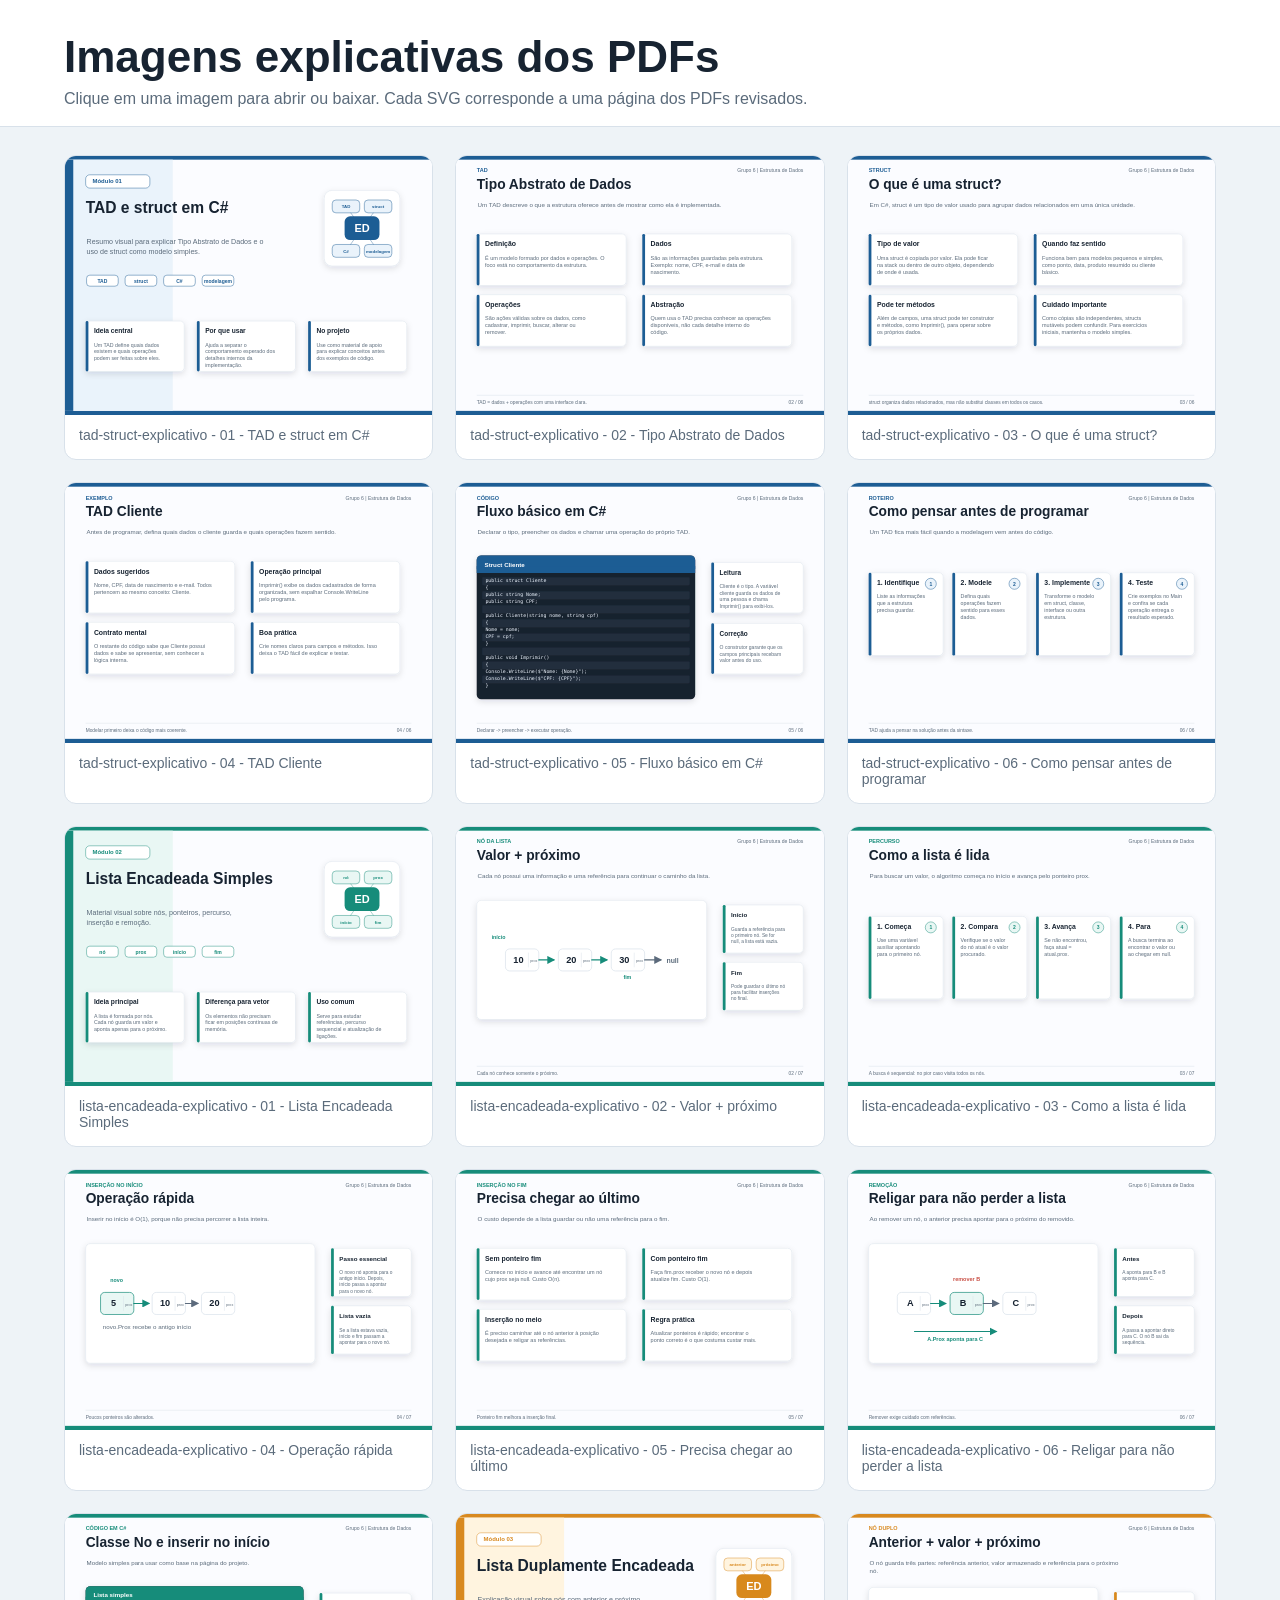
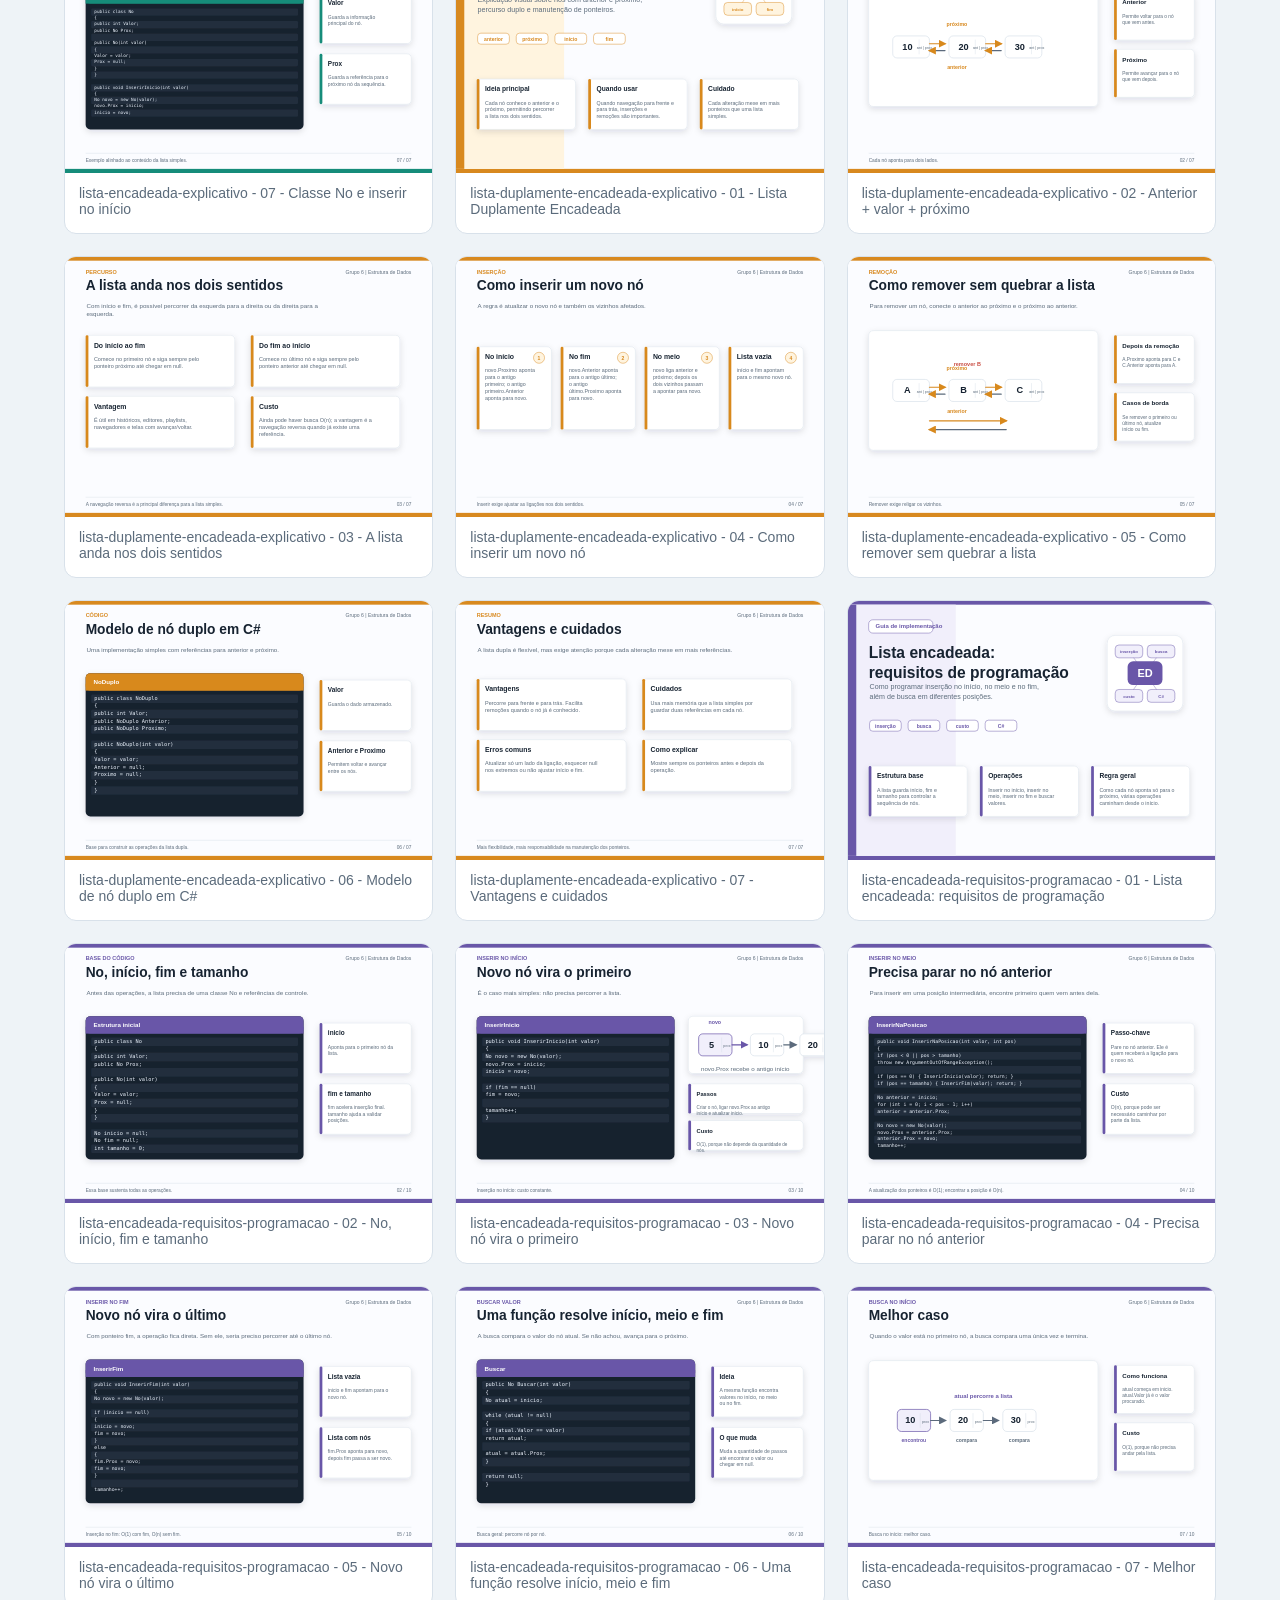
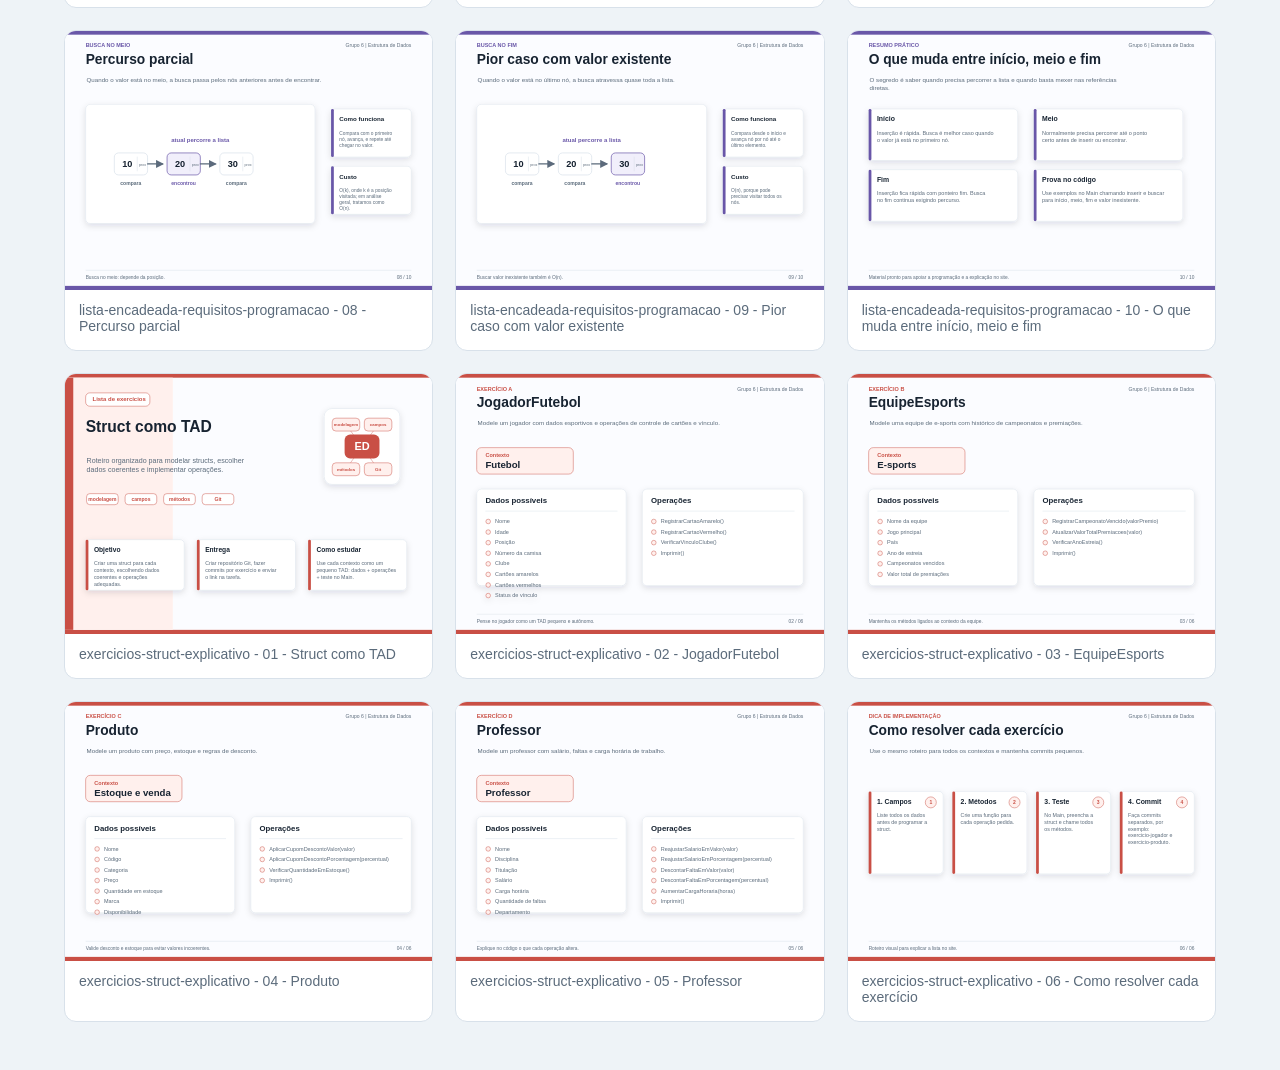
<file: docs/imagens-pdfs/index.html>
<!doctype html>
<html lang="pt-BR">
<head>
  <meta charset="utf-8">
  <meta name="viewport" content="width=device-width, initial-scale=1">
  <title>Imagens dos PDFs - Grupo 6</title>
  <style>
    body { margin: 0; font-family: Segoe UI, Arial, sans-serif; background: #eef3f7; color: #172331; }
    header { padding: 32px 5vw 18px; background: #fff; border-bottom: 1px solid #d8e1ea; }
    h1 { margin: 0 0 8px; font-size: clamp(28px, 4vw, 44px); }
    p { margin: 0; color: #5b6b7b; }
    main { display: grid; grid-template-columns: repeat(auto-fit, minmax(280px, 1fr)); gap: 22px; padding: 28px 5vw 48px; }
    article { background: #fff; border: 1px solid #d8e1ea; border-radius: 12px; overflow: hidden; }
    img { display: block; width: 100%; height: auto; background: #fbfcff; }
    article p { padding: 12px 14px 16px; font-size: 14px; }
    a { display: block; }
  </style>
</head>
<body>
  <header>
    <h1>Imagens explicativas dos PDFs</h1>
    <p>Clique em uma imagem para abrir ou baixar. Cada SVG corresponde a uma página dos PDFs revisados.</p>
  </header>
  <main>
    <article>
      <a href="tad-struct-explicativo/01-tad-e-struct-em-c.svg" download><img src="tad-struct-explicativo/01-tad-e-struct-em-c.svg" alt="TAD e struct em C#"></a>
      <p>tad-struct-explicativo - 01 - TAD e struct em C#</p>
    </article>
<article>
      <a href="tad-struct-explicativo/02-tipo-abstrato-de-dados.svg" download><img src="tad-struct-explicativo/02-tipo-abstrato-de-dados.svg" alt="Tipo Abstrato de Dados"></a>
      <p>tad-struct-explicativo - 02 - Tipo Abstrato de Dados</p>
    </article>
<article>
      <a href="tad-struct-explicativo/03-o-que-e-uma-struct.svg" download><img src="tad-struct-explicativo/03-o-que-e-uma-struct.svg" alt="O que é uma struct?"></a>
      <p>tad-struct-explicativo - 03 - O que é uma struct?</p>
    </article>
<article>
      <a href="tad-struct-explicativo/04-tad-cliente.svg" download><img src="tad-struct-explicativo/04-tad-cliente.svg" alt="TAD Cliente"></a>
      <p>tad-struct-explicativo - 04 - TAD Cliente</p>
    </article>
<article>
      <a href="tad-struct-explicativo/05-fluxo-basico-em-c.svg" download><img src="tad-struct-explicativo/05-fluxo-basico-em-c.svg" alt="Fluxo básico em C#"></a>
      <p>tad-struct-explicativo - 05 - Fluxo básico em C#</p>
    </article>
<article>
      <a href="tad-struct-explicativo/06-como-pensar-antes-de-programar.svg" download><img src="tad-struct-explicativo/06-como-pensar-antes-de-programar.svg" alt="Como pensar antes de programar"></a>
      <p>tad-struct-explicativo - 06 - Como pensar antes de programar</p>
    </article>
<article>
      <a href="lista-encadeada-explicativo/01-lista-encadeada-simples.svg" download><img src="lista-encadeada-explicativo/01-lista-encadeada-simples.svg" alt="Lista Encadeada Simples"></a>
      <p>lista-encadeada-explicativo - 01 - Lista Encadeada Simples</p>
    </article>
<article>
      <a href="lista-encadeada-explicativo/02-valor-proximo.svg" download><img src="lista-encadeada-explicativo/02-valor-proximo.svg" alt="Valor + próximo"></a>
      <p>lista-encadeada-explicativo - 02 - Valor + próximo</p>
    </article>
<article>
      <a href="lista-encadeada-explicativo/03-como-a-lista-e-lida.svg" download><img src="lista-encadeada-explicativo/03-como-a-lista-e-lida.svg" alt="Como a lista é lida"></a>
      <p>lista-encadeada-explicativo - 03 - Como a lista é lida</p>
    </article>
<article>
      <a href="lista-encadeada-explicativo/04-operacao-rapida.svg" download><img src="lista-encadeada-explicativo/04-operacao-rapida.svg" alt="Operação rápida"></a>
      <p>lista-encadeada-explicativo - 04 - Operação rápida</p>
    </article>
<article>
      <a href="lista-encadeada-explicativo/05-precisa-chegar-ao-ultimo.svg" download><img src="lista-encadeada-explicativo/05-precisa-chegar-ao-ultimo.svg" alt="Precisa chegar ao último"></a>
      <p>lista-encadeada-explicativo - 05 - Precisa chegar ao último</p>
    </article>
<article>
      <a href="lista-encadeada-explicativo/06-religar-para-nao-perder-a-lista.svg" download><img src="lista-encadeada-explicativo/06-religar-para-nao-perder-a-lista.svg" alt="Religar para não perder a lista"></a>
      <p>lista-encadeada-explicativo - 06 - Religar para não perder a lista</p>
    </article>
<article>
      <a href="lista-encadeada-explicativo/07-classe-no-e-inserir-no-inicio.svg" download><img src="lista-encadeada-explicativo/07-classe-no-e-inserir-no-inicio.svg" alt="Classe No e inserir no início"></a>
      <p>lista-encadeada-explicativo - 07 - Classe No e inserir no início</p>
    </article>
<article>
      <a href="lista-duplamente-encadeada-explicativo/01-lista-duplamente-encadeada.svg" download><img src="lista-duplamente-encadeada-explicativo/01-lista-duplamente-encadeada.svg" alt="Lista Duplamente Encadeada"></a>
      <p>lista-duplamente-encadeada-explicativo - 01 - Lista Duplamente Encadeada</p>
    </article>
<article>
      <a href="lista-duplamente-encadeada-explicativo/02-anterior-valor-proximo.svg" download><img src="lista-duplamente-encadeada-explicativo/02-anterior-valor-proximo.svg" alt="Anterior + valor + próximo"></a>
      <p>lista-duplamente-encadeada-explicativo - 02 - Anterior + valor + próximo</p>
    </article>
<article>
      <a href="lista-duplamente-encadeada-explicativo/03-a-lista-anda-nos-dois-sentidos.svg" download><img src="lista-duplamente-encadeada-explicativo/03-a-lista-anda-nos-dois-sentidos.svg" alt="A lista anda nos dois sentidos"></a>
      <p>lista-duplamente-encadeada-explicativo - 03 - A lista anda nos dois sentidos</p>
    </article>
<article>
      <a href="lista-duplamente-encadeada-explicativo/04-como-inserir-um-novo-no.svg" download><img src="lista-duplamente-encadeada-explicativo/04-como-inserir-um-novo-no.svg" alt="Como inserir um novo nó"></a>
      <p>lista-duplamente-encadeada-explicativo - 04 - Como inserir um novo nó</p>
    </article>
<article>
      <a href="lista-duplamente-encadeada-explicativo/05-como-remover-sem-quebrar-a-lista.svg" download><img src="lista-duplamente-encadeada-explicativo/05-como-remover-sem-quebrar-a-lista.svg" alt="Como remover sem quebrar a lista"></a>
      <p>lista-duplamente-encadeada-explicativo - 05 - Como remover sem quebrar a lista</p>
    </article>
<article>
      <a href="lista-duplamente-encadeada-explicativo/06-modelo-de-no-duplo-em-c.svg" download><img src="lista-duplamente-encadeada-explicativo/06-modelo-de-no-duplo-em-c.svg" alt="Modelo de nó duplo em C#"></a>
      <p>lista-duplamente-encadeada-explicativo - 06 - Modelo de nó duplo em C#</p>
    </article>
<article>
      <a href="lista-duplamente-encadeada-explicativo/07-vantagens-e-cuidados.svg" download><img src="lista-duplamente-encadeada-explicativo/07-vantagens-e-cuidados.svg" alt="Vantagens e cuidados"></a>
      <p>lista-duplamente-encadeada-explicativo - 07 - Vantagens e cuidados</p>
    </article>
<article>
      <a href="lista-encadeada-requisitos-programacao/01-lista-encadeada-requisitos-de-programacao.svg" download><img src="lista-encadeada-requisitos-programacao/01-lista-encadeada-requisitos-de-programacao.svg" alt="Lista encadeada: requisitos de programação"></a>
      <p>lista-encadeada-requisitos-programacao - 01 - Lista encadeada: requisitos de programação</p>
    </article>
<article>
      <a href="lista-encadeada-requisitos-programacao/02-no-inicio-fim-e-tamanho.svg" download><img src="lista-encadeada-requisitos-programacao/02-no-inicio-fim-e-tamanho.svg" alt="No, início, fim e tamanho"></a>
      <p>lista-encadeada-requisitos-programacao - 02 - No, início, fim e tamanho</p>
    </article>
<article>
      <a href="lista-encadeada-requisitos-programacao/03-novo-no-vira-o-primeiro.svg" download><img src="lista-encadeada-requisitos-programacao/03-novo-no-vira-o-primeiro.svg" alt="Novo nó vira o primeiro"></a>
      <p>lista-encadeada-requisitos-programacao - 03 - Novo nó vira o primeiro</p>
    </article>
<article>
      <a href="lista-encadeada-requisitos-programacao/04-precisa-parar-no-no-anterior.svg" download><img src="lista-encadeada-requisitos-programacao/04-precisa-parar-no-no-anterior.svg" alt="Precisa parar no nó anterior"></a>
      <p>lista-encadeada-requisitos-programacao - 04 - Precisa parar no nó anterior</p>
    </article>
<article>
      <a href="lista-encadeada-requisitos-programacao/05-novo-no-vira-o-ultimo.svg" download><img src="lista-encadeada-requisitos-programacao/05-novo-no-vira-o-ultimo.svg" alt="Novo nó vira o último"></a>
      <p>lista-encadeada-requisitos-programacao - 05 - Novo nó vira o último</p>
    </article>
<article>
      <a href="lista-encadeada-requisitos-programacao/06-uma-funcao-resolve-inicio-meio-e-fim.svg" download><img src="lista-encadeada-requisitos-programacao/06-uma-funcao-resolve-inicio-meio-e-fim.svg" alt="Uma função resolve início, meio e fim"></a>
      <p>lista-encadeada-requisitos-programacao - 06 - Uma função resolve início, meio e fim</p>
    </article>
<article>
      <a href="lista-encadeada-requisitos-programacao/07-melhor-caso.svg" download><img src="lista-encadeada-requisitos-programacao/07-melhor-caso.svg" alt="Melhor caso"></a>
      <p>lista-encadeada-requisitos-programacao - 07 - Melhor caso</p>
    </article>
<article>
      <a href="lista-encadeada-requisitos-programacao/08-percurso-parcial.svg" download><img src="lista-encadeada-requisitos-programacao/08-percurso-parcial.svg" alt="Percurso parcial"></a>
      <p>lista-encadeada-requisitos-programacao - 08 - Percurso parcial</p>
    </article>
<article>
      <a href="lista-encadeada-requisitos-programacao/09-pior-caso-com-valor-existente.svg" download><img src="lista-encadeada-requisitos-programacao/09-pior-caso-com-valor-existente.svg" alt="Pior caso com valor existente"></a>
      <p>lista-encadeada-requisitos-programacao - 09 - Pior caso com valor existente</p>
    </article>
<article>
      <a href="lista-encadeada-requisitos-programacao/10-o-que-muda-entre-inicio-meio-e-fim.svg" download><img src="lista-encadeada-requisitos-programacao/10-o-que-muda-entre-inicio-meio-e-fim.svg" alt="O que muda entre início, meio e fim"></a>
      <p>lista-encadeada-requisitos-programacao - 10 - O que muda entre início, meio e fim</p>
    </article>
<article>
      <a href="exercicios-struct-explicativo/01-struct-como-tad.svg" download><img src="exercicios-struct-explicativo/01-struct-como-tad.svg" alt="Struct como TAD"></a>
      <p>exercicios-struct-explicativo - 01 - Struct como TAD</p>
    </article>
<article>
      <a href="exercicios-struct-explicativo/02-jogadorfutebol.svg" download><img src="exercicios-struct-explicativo/02-jogadorfutebol.svg" alt="JogadorFutebol"></a>
      <p>exercicios-struct-explicativo - 02 - JogadorFutebol</p>
    </article>
<article>
      <a href="exercicios-struct-explicativo/03-equipeesports.svg" download><img src="exercicios-struct-explicativo/03-equipeesports.svg" alt="EquipeEsports"></a>
      <p>exercicios-struct-explicativo - 03 - EquipeEsports</p>
    </article>
<article>
      <a href="exercicios-struct-explicativo/04-produto.svg" download><img src="exercicios-struct-explicativo/04-produto.svg" alt="Produto"></a>
      <p>exercicios-struct-explicativo - 04 - Produto</p>
    </article>
<article>
      <a href="exercicios-struct-explicativo/05-professor.svg" download><img src="exercicios-struct-explicativo/05-professor.svg" alt="Professor"></a>
      <p>exercicios-struct-explicativo - 05 - Professor</p>
    </article>
<article>
      <a href="exercicios-struct-explicativo/06-como-resolver-cada-exercicio.svg" download><img src="exercicios-struct-explicativo/06-como-resolver-cada-exercicio.svg" alt="Como resolver cada exercício"></a>
      <p>exercicios-struct-explicativo - 06 - Como resolver cada exercício</p>
    </article>
  </main>
</body>
</html>
</file>
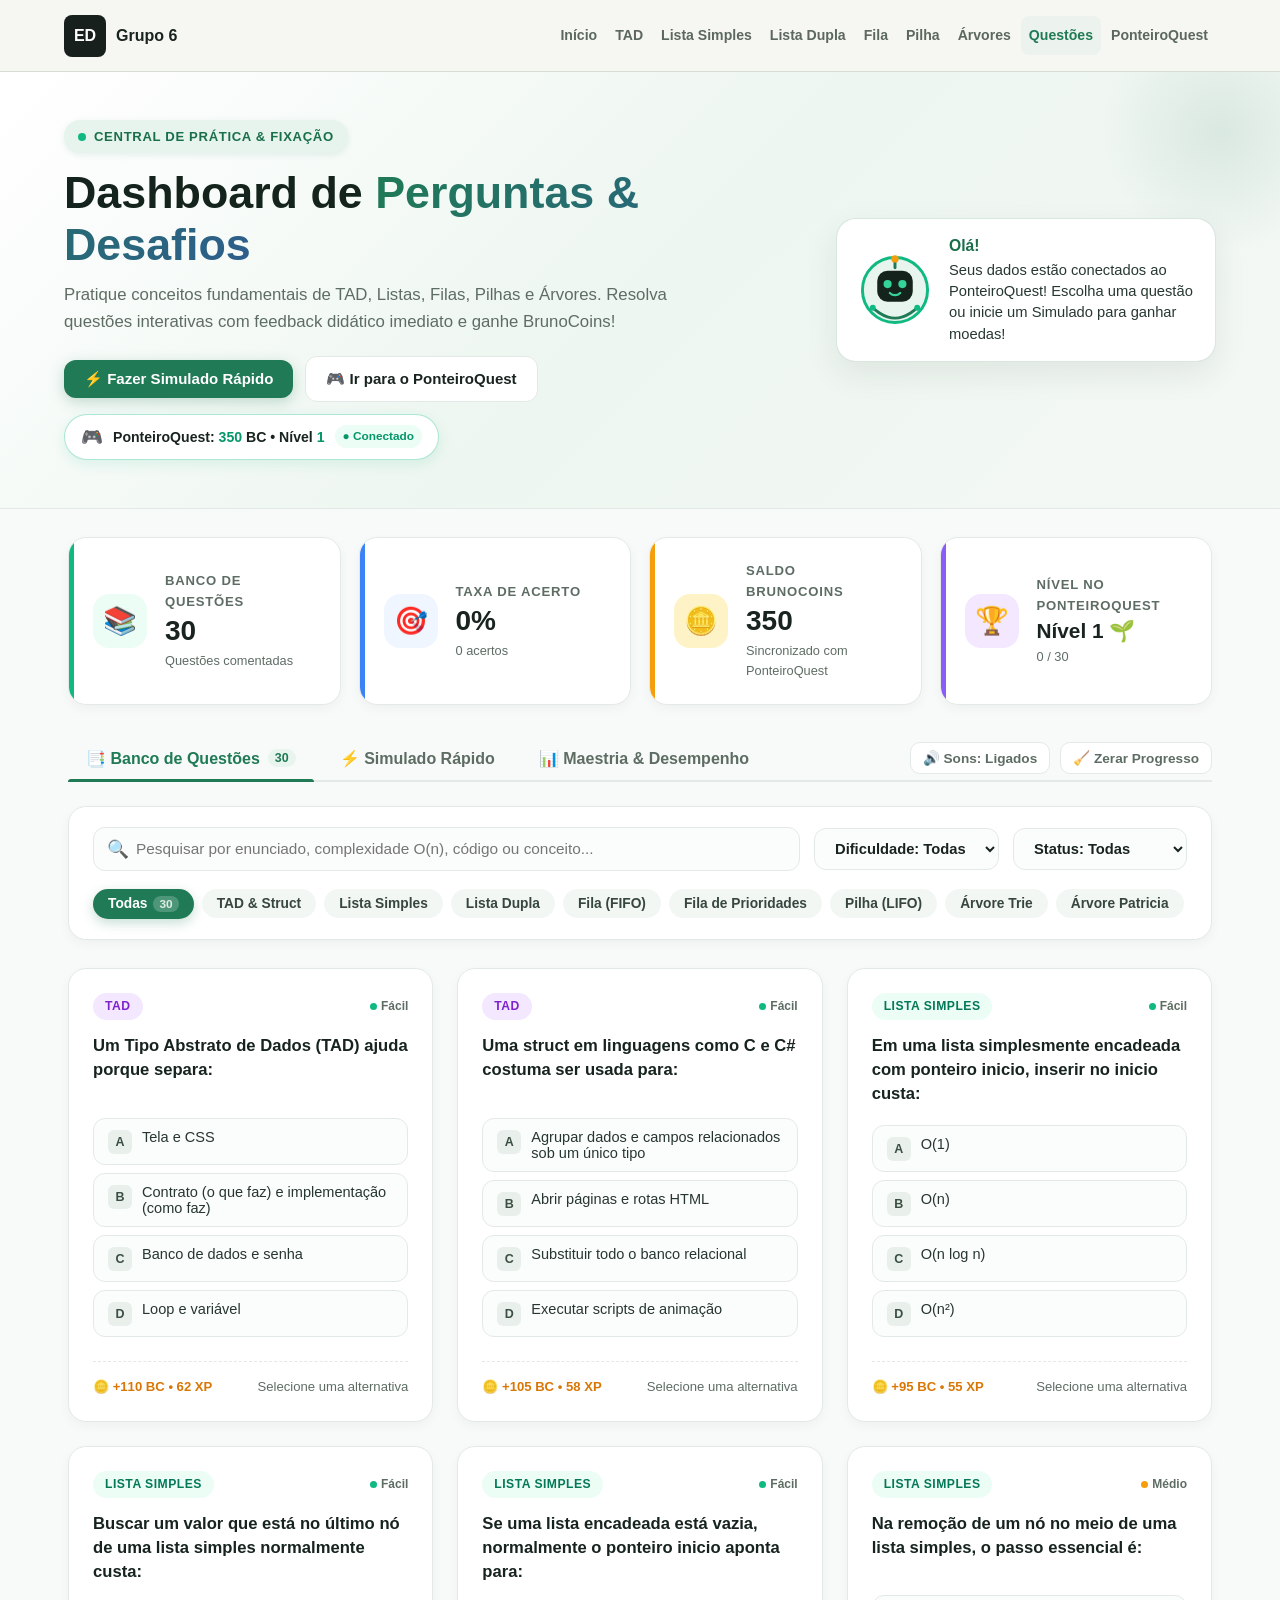
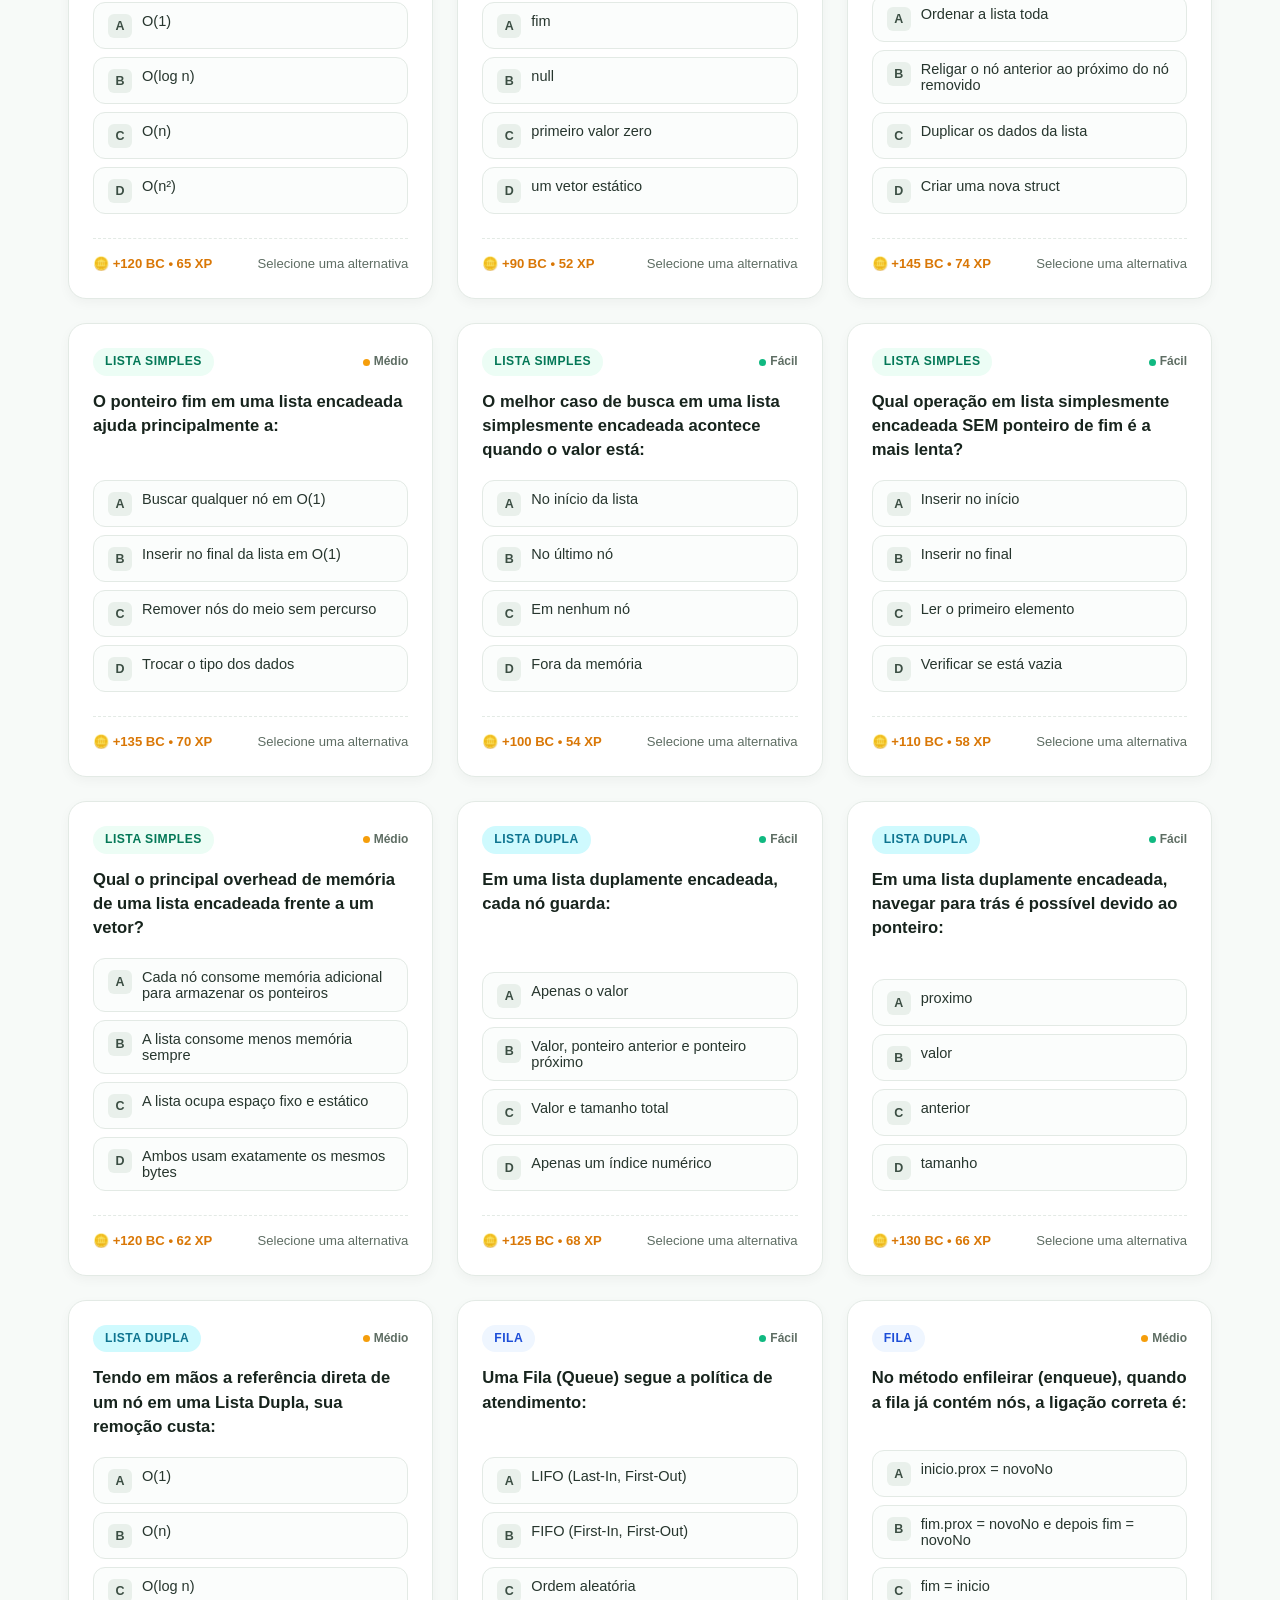
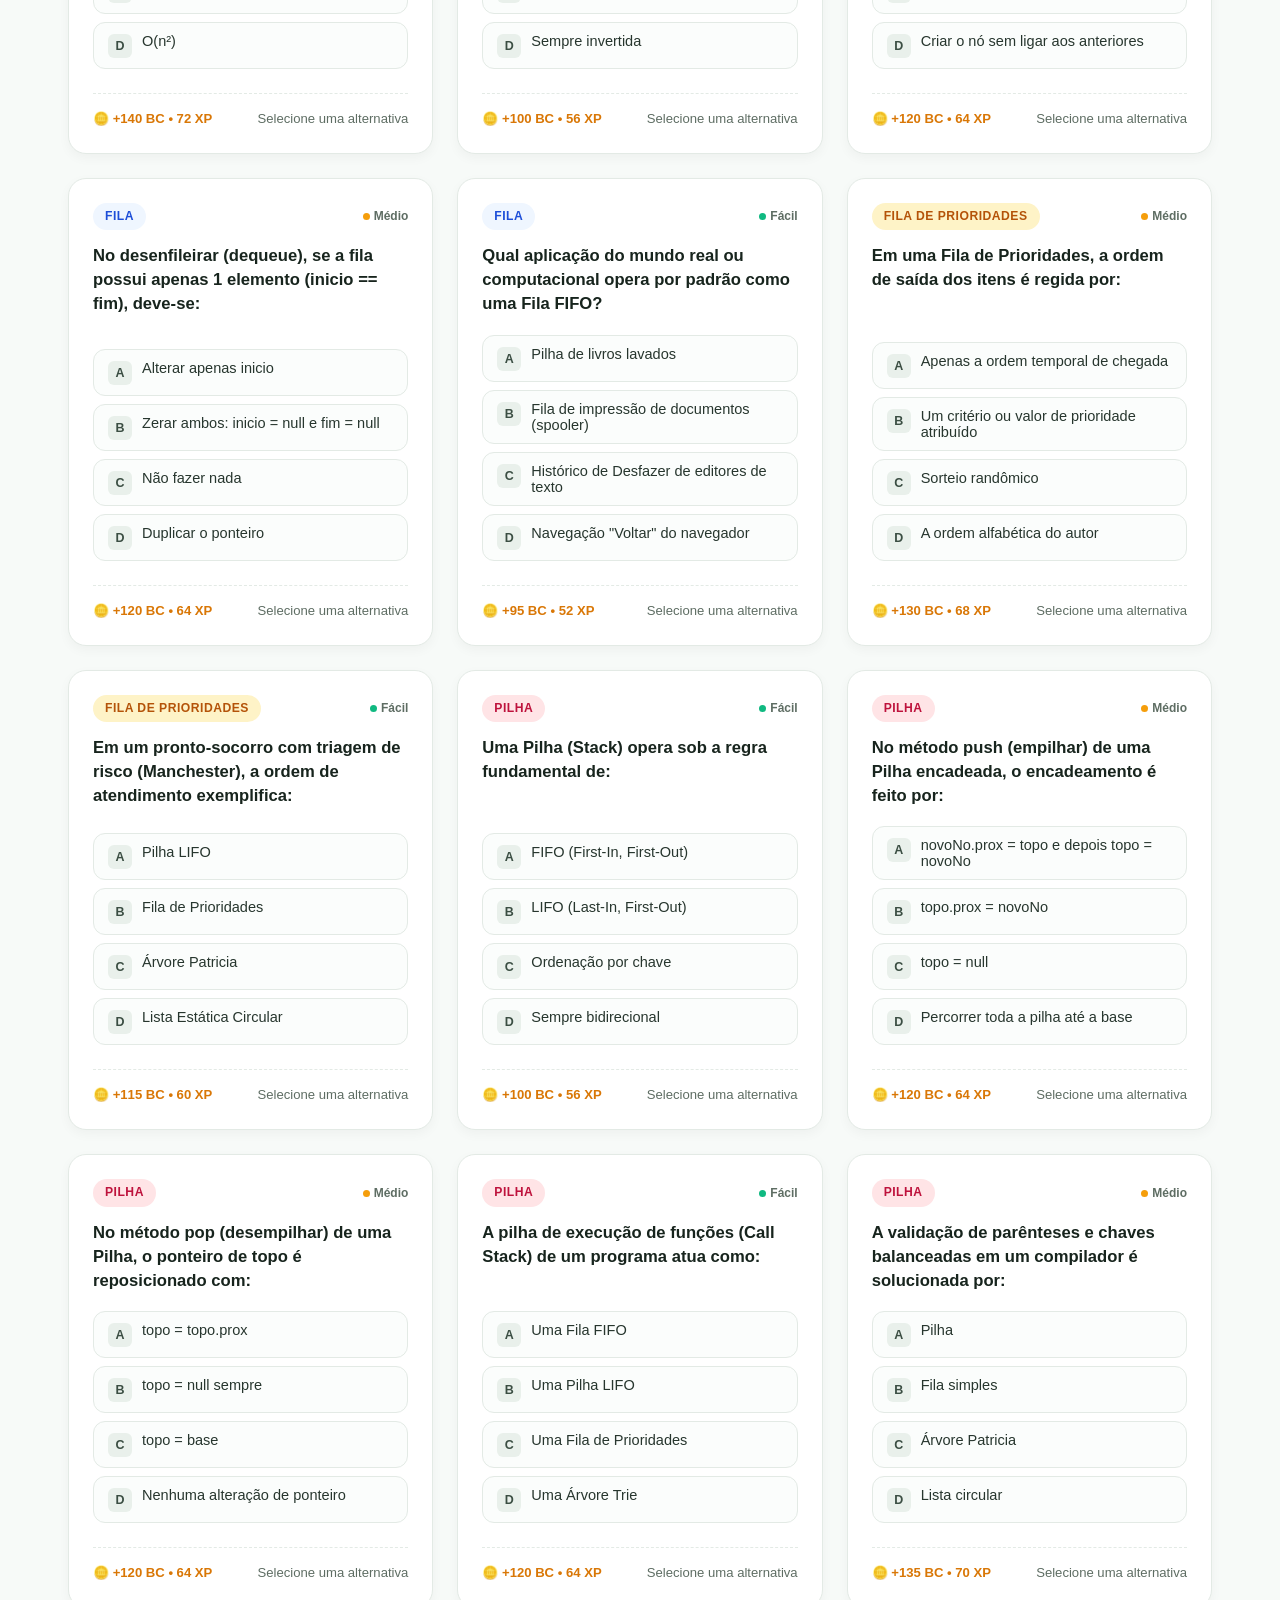
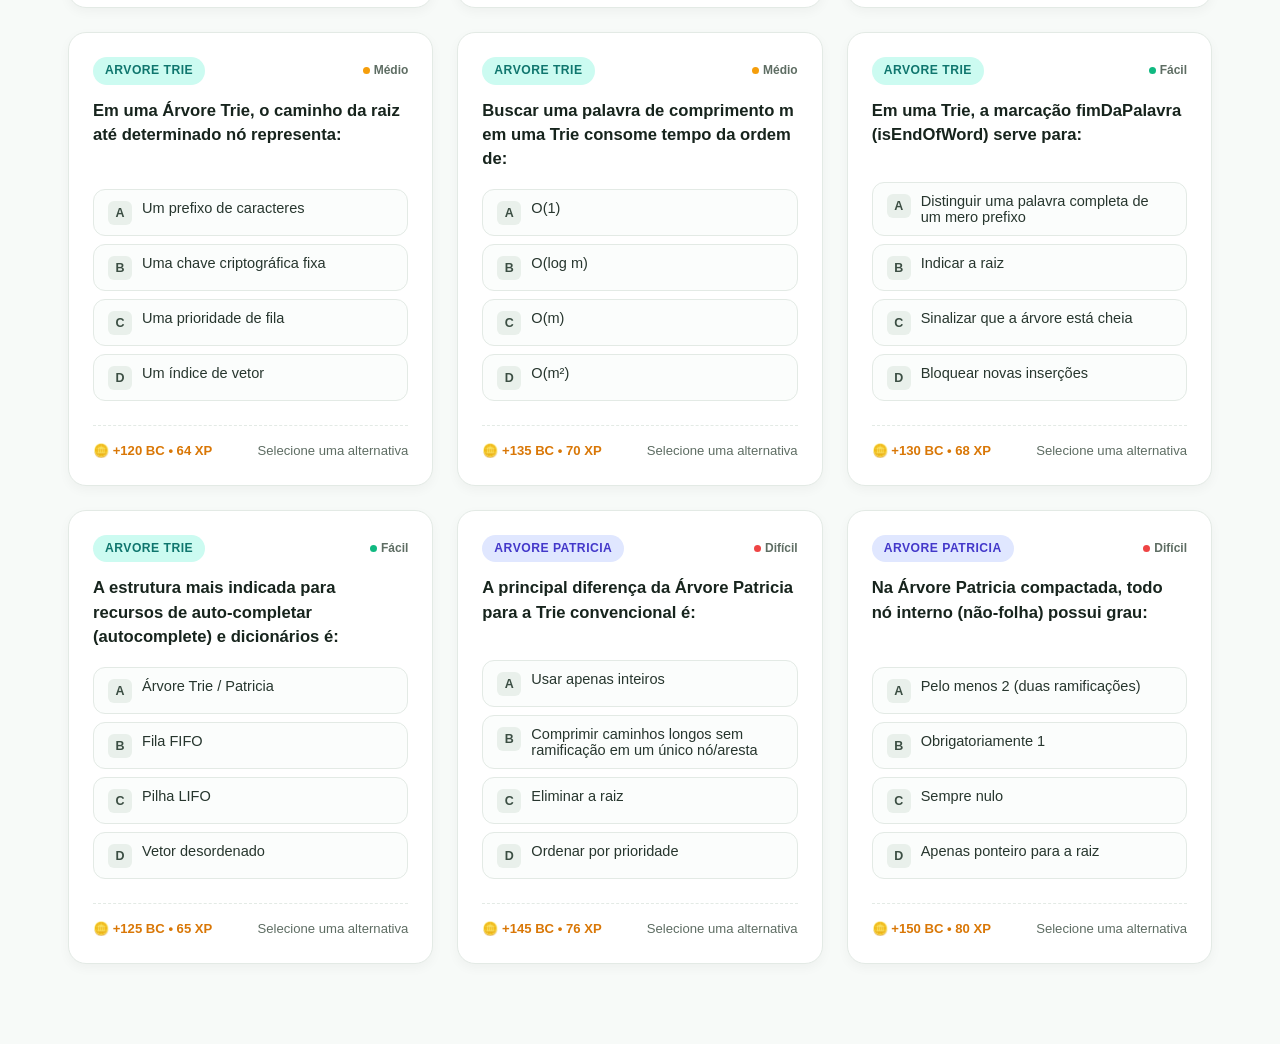
<file: dashboard-perguntas.html>
<!DOCTYPE html>
<html lang="pt-BR">
<head>
  <meta charset="UTF-8">
  <meta name="viewport" content="width=device-width, initial-scale=1.0">
  <title>Dashboard de Perguntas & Desafios | Estrutura de Dados</title>
  <style>
/* === Variáveis globais === */
:root {
  --bg: #f6f7f2;
  --surface: #ffffff;
  --surface-soft: #ecf2ed;
  --text: #18201d;
  --muted: #5c685f;
  --line: #d8ddd4;
  --green: #2f7d5a;
  --blue: #2e5e8c;
  --amber: #c4782b;
  --red: #b84a4a;
  --code-bg: #162019;
  --code-text: #e8f5e9;
  --shadow: 0 18px 40px rgba(25, 36, 31, 0.09);
}

/* === Reset === */
* {
  box-sizing: border-box;
}

body {
  margin: 0;
  background: var(--bg);
  color: var(--text);
  font-family: Arial, Helvetica, sans-serif;
  line-height: 1.6;
}

a {
  color: inherit;
  text-decoration: none;
}

img {
  display: block;
  max-width: 100%;
}

/* === Cabeçalho === */
.topbar {
  position: sticky;
  top: 0;
  z-index: 10;
  display: flex;
  align-items: center;
  justify-content: space-between;
  gap: 24px;
  min-height: 72px;
  padding: 14px clamp(18px, 5vw, 72px);
  background: rgba(246, 247, 242, 0.96);
  border-bottom: 1px solid var(--line);
  backdrop-filter: blur(12px);
}

.brand {
  display: inline-flex;
  align-items: center;
  gap: 10px;
  font-weight: 800;
}

.brand-mark {
  display: inline-grid;
  width: 42px;
  height: 42px;
  place-items: center;
  border-radius: 8px;
  background: var(--text);
  color: var(--surface);
  letter-spacing: 0;
}

.main-nav {
  display: flex;
  align-items: center;
  gap: 6px;
  flex-wrap: wrap;
}

.main-nav a {
  min-height: 38px;
  padding: 8px 12px;
  border-radius: 8px;
  color: var(--muted);
  font-size: 0.94rem;
  font-weight: 700;
}

/* Com 11-12 links o menu estoura uma linha em telas medias: compacta antes de quebrar */
@media (min-width: 901px) and (max-width: 1400px) {
  .topbar { gap: 14px; }
  .brand { white-space: nowrap; }
  .main-nav { gap: 2px; }
  .main-nav a { padding: 8px 8px; font-size: 0.88rem; white-space: nowrap; }
}

.main-nav a:hover,
.main-nav a[aria-current="page"] {
  background: var(--surface-soft);
  color: var(--text);
}

/* === Tipografia === */
.eyebrow {
  margin: 0 0 10px;
  color: var(--green);
  font-size: 0.78rem;
  font-weight: 800;
  letter-spacing: 0.08em;
  text-transform: uppercase;
}

h1,
h2,
h3,
p {
  margin-top: 0;
}

h1 {
  margin-bottom: 18px;
  font-size: clamp(2.2rem, 6vw, 5.2rem);
  line-height: 0.98;
  letter-spacing: 0;
}

h2 {
  margin-bottom: 14px;
  font-size: clamp(1.7rem, 3vw, 2.7rem);
  line-height: 1.1;
  letter-spacing: 0;
}

h3 {
  margin-bottom: 10px;
  font-size: 1.16rem;
  line-height: 1.25;
}

/* === Efeito de digitação nos títulos (data-typed) === */
[data-typed] {
  position: relative;
}

[data-typed]::after {
  content: "";
  display: inline-block;
  width: 3px;
  height: 1em;
  margin-left: 6px;
  vertical-align: -0.12em;
  background: var(--green);
  animation: caret-blink 1s steps(1) infinite;
}

@keyframes caret-blink {
  0%,
  100% {
    opacity: 1;
  }

  50% {
    opacity: 0;
  }
}

@media (prefers-reduced-motion: reduce) {
  [data-typed]::after {
    animation: none;
    opacity: 0;
  }
}

/* === Botões === */
.button {
  display: inline-flex;
  align-items: center;
  justify-content: center;
  min-height: 46px;
  padding: 12px 18px;
  border: 1px solid transparent;
  border-radius: 8px;
  font-weight: 800;
}

.button.primary {
  background: var(--green);
  color: var(--surface);
}

.button.secondary {
  border-color: var(--line);
  background: var(--surface);
  color: var(--text);
}

/* === Seções genéricas === */
.section {
  padding: clamp(42px, 6vw, 82px) clamp(18px, 5vw, 72px);
}

.alt-section {
  background: var(--surface-soft);
  border-block: 1px solid var(--line);
}

.section.compact {
  padding-top: 42px;
}

.section-heading {
  max-width: 760px;
  margin-bottom: 28px;
}

.section-heading h2 {
  margin-bottom: 0;
}

/* === Materiais visuais === */
.visual-section {
  border-top: 1px solid var(--line);
}

.visual-section .section-heading {
  max-width: 860px;
}

.visual-section .section-heading p:not(.eyebrow) {
  color: var(--muted);
  font-size: 1.05rem;
}

.visual-grid {
  display: grid;
  grid-template-columns: repeat(auto-fit, minmax(260px, 1fr));
  gap: 22px;
}

.visual-card {
  margin: 0;
  overflow: hidden;
  border: 1px solid var(--line);
  border-radius: 8px;
  background: var(--surface);
  box-shadow: 0 10px 24px rgba(25, 36, 31, 0.06);
}

.visual-card img {
  width: 100%;
  aspect-ratio: 1600 / 1130;
  object-fit: cover;
  background: #fbfcff;
  border-bottom: 1px solid var(--line);
  cursor: zoom-in;
  transition: transform 180ms ease, filter 180ms ease;
}

.page-hero img[src*="docs/imagens-pdfs"] {
  cursor: zoom-in;
}

.visual-card:hover img {
  filter: saturate(1.04);
  transform: scale(1.018);
}

.visual-card figcaption {
  min-height: 74px;
  padding: 14px 16px 16px;
  color: var(--muted);
  font-size: 0.94rem;
}

.visual-card strong {
  display: block;
  margin-bottom: 4px;
  color: var(--text);
  font-size: 1rem;
}

.image-lightbox {
  position: fixed;
  inset: 0;
  z-index: 100;
  display: grid;
  place-items: center;
  padding: clamp(16px, 3vw, 38px);
  background: rgba(15, 24, 20, 0.78);
  backdrop-filter: blur(14px);
  opacity: 0;
  pointer-events: none;
  transition: opacity 180ms ease;
}

.image-lightbox.is-open {
  opacity: 1;
  pointer-events: auto;
}

.image-lightbox.is-closing {
  opacity: 0;
}

.image-lightbox__dialog {
  position: relative;
  display: grid;
  gap: 12px;
  width: min(1320px, 96vw);
  max-height: 94vh;
  animation: imageLightboxOpen 240ms cubic-bezier(0.2, 0.8, 0.2, 1) both;
}

.image-lightbox.is-closing .image-lightbox__dialog {
  animation: imageLightboxClose 160ms ease both;
}

.image-lightbox__image {
  width: 100%;
  max-height: 84vh;
  object-fit: contain;
  border: 1px solid rgba(255, 255, 255, 0.3);
  border-radius: 8px;
  background: #fbfcff;
  box-shadow: 0 28px 90px rgba(0, 0, 0, 0.34);
}

.image-lightbox__caption {
  margin: 0;
  padding: 0 54px 0 2px;
  color: #f4f8f5;
  font-size: clamp(0.92rem, 1.6vw, 1.05rem);
}

.image-lightbox__close {
  position: absolute;
  top: 10px;
  right: 10px;
  display: grid;
  width: 42px;
  height: 42px;
  place-items: center;
  border: 1px solid rgba(255, 255, 255, 0.42);
  border-radius: 50%;
  background: rgba(24, 32, 29, 0.82);
  color: #ffffff;
  cursor: pointer;
  font-size: 2rem;
  line-height: 1;
}

.image-lightbox__close:hover,
.image-lightbox__close:focus-visible {
  background: var(--green);
  outline: none;
}

body.lightbox-lock {
  overflow: hidden;
}

@keyframes imageLightboxOpen {
  from {
    opacity: 0;
    transform: translateY(18px) scale(0.94);
  }

  to {
    opacity: 1;
    transform: translateY(0) scale(1);
  }
}

@keyframes imageLightboxClose {
  from {
    opacity: 1;
    transform: translateY(0) scale(1);
  }

  to {
    opacity: 0;
    transform: translateY(10px) scale(0.96);
  }
}

@media (prefers-reduced-motion: reduce) {
  .visual-card img,
  .image-lightbox,
  .image-lightbox__dialog {
    animation: none;
    transition: none;
  }
}

/* === Bloco de código === */
.code-block {
  max-width: 980px;
  margin: 0;
  overflow-x: auto;
  padding: 22px;
  border-radius: 8px;
  background: var(--code-bg);
  color: var(--code-text);
  font-size: 0.96rem;
  line-height: 1.55;
}

/* === Cartao de codigo com copiar/colapsar (compartilhado entre paginas de conteudo) === */
.code-card {
  max-width: 980px;
  overflow: hidden;
  border: 1px solid var(--line);
  border-radius: 10px;
  background: var(--code-bg);
  box-shadow: 0 14px 30px rgba(25, 36, 31, 0.10);
  transition: transform 0.25s ease, box-shadow 0.25s ease, border-color 0.25s ease;
}

.code-card:hover {
  transform: translateY(-3px);
  border-color: var(--green);
  box-shadow: 0 24px 48px rgba(25, 36, 31, 0.18);
}

.code-card__bar {
  display: flex;
  align-items: center;
  gap: 12px;
  padding: 10px 14px;
  background: rgba(255, 255, 255, 0.04);
  border-bottom: 1px solid rgba(255, 255, 255, 0.08);
}

.code-card__lang {
  padding: 3px 9px;
  border-radius: 5px;
  background: #7fd1a3;
  color: #0f2a1f;
  font-size: 0.68rem;
  font-weight: 800;
  letter-spacing: 0.08em;
  text-transform: uppercase;
}

.code-card__name {
  margin-right: auto;
  color: #9fb4a8;
  font-size: 0.86rem;
  font-weight: 700;
}

.code-card__copy {
  display: inline-flex;
  align-items: center;
  gap: 7px;
  padding: 6px 13px;
  border: 1px solid rgba(255, 255, 255, 0.18);
  border-radius: 6px;
  background: rgba(255, 255, 255, 0.06);
  color: #e8f5e9;
  font-size: 0.8rem;
  font-weight: 700;
  cursor: pointer;
  transition: background 0.2s ease, border-color 0.2s ease, transform 0.15s ease;
}

.code-card__copy:hover {
  background: var(--green);
  border-color: var(--green);
}

.code-card__copy:active {
  transform: scale(0.96);
}

.code-card__copy.is-done {
  background: var(--green);
  border-color: var(--green);
}

.code-card__copy svg {
  width: 15px;
  height: 15px;
}

.code-card .code-block {
  max-width: none;
  margin: 0;
  max-height: 440px;
  border-radius: 0;
  box-shadow: none;
}

/* === Realce de sintaxe (usado por assets/js/code-tools.js) === */
.tok-kw {
  color: #7fd1a3;
  font-weight: 700;
}

.tok-type {
  color: #79c0ff;
}

.tok-str {
  color: #f0b86e;
}

.tok-com {
  color: #6f8a7d;
  font-style: italic;
}

.tok-num {
  color: #e6a06b;
}

.tok-fn {
  color: #d2a8ff;
}

/* === Exercicios com "Hora de Praticar" + resolucao colapsavel === */
.exercise__panel {
  display: grid;
  gap: 18px;
}

.exercise + .exercise {
  margin-top: clamp(34px, 5vw, 56px);
  padding-top: clamp(34px, 5vw, 56px);
  border-top: 1px dashed var(--line);
}

.practice {
  padding: 20px 22px;
  border: 1px solid var(--line);
  border-left: 4px solid var(--green);
  border-radius: 10px;
  background: var(--surface);
  box-shadow: 0 10px 24px rgba(25, 36, 31, 0.05);
}

.practice__tag {
  margin: 0 0 10px;
  color: var(--green);
  font-size: 0.78rem;
  font-weight: 800;
  letter-spacing: 0.08em;
  text-transform: uppercase;
}

.practice__goal {
  margin: 0 0 16px;
  color: var(--muted);
  font-size: 1rem;
}

.practice__goal code {
  padding: 1px 6px;
  border-radius: 4px;
  background: var(--surface-soft);
  color: var(--text);
  font-size: 0.92em;
}

.practice__toggle {
  display: inline-flex;
  align-items: center;
  gap: 8px;
  min-height: 44px;
  padding: 10px 20px;
  border: 1px solid var(--green);
  border-radius: 8px;
  background: var(--green);
  color: var(--surface);
  font-size: 0.92rem;
  font-weight: 800;
  cursor: pointer;
  transition: background 0.2s ease, transform 0.15s ease, box-shadow 0.2s ease;
}

.practice__toggle::before {
  content: "\25B8";
  font-size: 0.9em;
  transition: transform 0.2s ease;
}

.practice__toggle[aria-expanded="true"]::before {
  transform: rotate(90deg);
}

.practice__toggle:hover {
  background: #276a4c;
  box-shadow: 0 10px 22px rgba(47, 125, 90, 0.28);
}

.practice__toggle:active {
  transform: scale(0.97);
}

.code-card.is-collapsed {
  display: none;
}

.code-card.is-revealing {
  animation: codeReveal 0.32s ease both;
}

@keyframes codeReveal {
  from {
    opacity: 0;
    transform: translateY(-8px);
  }

  to {
    opacity: 1;
    transform: translateY(0);
  }
}

/* === Animacao sutil de entrada ao rolar (usada por assets/js/code-tools.js) === */
.reveal {
  opacity: 0;
  transform: translateY(24px);
  transition: opacity 0.6s ease, transform 0.6s ease;
}

.reveal.is-visible {
  opacity: 1;
  transform: none;
}

@media (prefers-reduced-motion: reduce) {
  .reveal {
    opacity: 1;
    transform: none;
  }
}

/* === Rodapé === */
.footer {
  padding: 26px clamp(18px, 5vw, 72px);
  border-top: 1px solid var(--line);
  color: var(--muted);
}

.footer p {
  margin: 0;
}

.footer a {
  color: var(--green);
  font-weight: 800;
}

/* === Responsivo === */
@media (max-width: 900px) {
  .topbar {
    align-items: flex-start;
    flex-direction: column;
  }

  h1 {
    font-size: clamp(2.2rem, 13vw, 4.1rem);
  }
}

@media (max-width: 560px) {
  .main-nav {
    width: 100%;
  }

  .main-nav a {
    flex: 1 1 130px;
    text-align: center;
  }

  .visual-grid {
    grid-template-columns: 1fr;
  }

  .visual-card figcaption {
    min-height: 0;
  }
}

/* === Chamada para a gamificacao === */
.gamification-cta {
  padding: clamp(34px, 5vw, 64px) clamp(18px, 5vw, 72px);
  border-top: 1px solid var(--line);
  background: var(--surface-soft);
}

.gamification-cta__inner {
  display: grid;
  grid-template-columns: minmax(0, 1fr) auto;
  gap: 18px;
  align-items: center;
  max-width: 1180px;
  margin: 0 auto;
  padding: clamp(22px, 4vw, 34px);
  border: 1px solid var(--line);
  border-radius: 8px;
  background: var(--surface);
  box-shadow: 0 16px 34px rgba(25, 36, 31, 0.07);
}

.gamification-cta h2 {
  margin-bottom: 8px;
  font-size: clamp(1.45rem, 3vw, 2.2rem);
}

.gamification-cta p {
  max-width: 760px;
  margin-bottom: 0;
  color: var(--muted);
}

.gamification-cta__coins {
  display: inline-grid;
  min-width: 112px;
  min-height: 86px;
  place-items: center;
  border: 2px solid rgba(196, 120, 43, 0.34);
  border-radius: 8px;
  background: #fff8eb;
  color: var(--amber);
  font-size: 1.35rem;
  font-weight: 900;
}

.gamification-cta__actions {
  display: flex;
  flex-wrap: wrap;
  gap: 10px;
  margin-top: 18px;
}

@media (max-width: 560px) {
  .gamification-cta__inner {
    grid-template-columns: 1fr;
  }

  .gamification-cta__coins {
    width: 100%;
  }
}

/* assets/css/dashboard-perguntas.css
   Estilo charmoso, moderno e interativo para o Dashboard de Perguntas de ED
*/

:root {
  --dp-bg: #f7faf8;
  --dp-card-bg: #ffffff;
  --dp-text: #19241e;
  --dp-muted: #5e6d63;
  --dp-line: #e3eae5;
  --dp-primary: #1f7a55;
  --dp-primary-soft: #e8f5ef;
  --dp-primary-hover: #166042;
  --dp-accent: #f59e0b;
  --dp-accent-soft: #fef3c7;
  --dp-correct: #10b981;
  --dp-correct-soft: #ecfdf5;
  --dp-wrong: #ef4444;
  --dp-wrong-soft: #fef2f2;
  --dp-shadow-sm: 0 4px 12px rgba(25, 36, 30, 0.04);
  --dp-shadow: 0 10px 30px rgba(25, 36, 30, 0.07);
  --dp-shadow-hover: 0 16px 36px rgba(25, 36, 30, 0.12);
  --dp-radius: 18px;
  --dp-radius-sm: 12px;
}

body {
  background-color: var(--dp-bg);
  color: var(--dp-text);
  font-family: -apple-system, BlinkMacSystemFont, "Segoe UI", Roboto, Helvetica, Arial, sans-serif;
  -webkit-font-smoothing: antialiased;
}

/* === Hero & Mascote Bonitinho === */
.questions-hero {
  background: linear-gradient(135deg, #ffffff 0%, #edf6f0 50%, #f4f8f5 100%);
  border-bottom: 1px solid var(--dp-line);
  padding: clamp(28px, 4vw, 48px) clamp(18px, 5vw, 64px);
  position: relative;
  overflow: hidden;
}

.questions-hero::before {
  content: "";
  position: absolute;
  top: -60px;
  right: -60px;
  width: 240px;
  height: 240px;
  border-radius: 50%;
  background: radial-gradient(circle, rgba(47, 125, 90, 0.12) 0%, transparent 70%);
  pointer-events: none;
}

.hero-wrapper {
  max-width: 1200px;
  margin: 0 auto;
  display: flex;
  align-items: center;
  justify-content: space-between;
  gap: 32px;
  flex-wrap: wrap;
}

.hero-text {
  flex: 1 1 540px;
}

.hero-pill {
  display: inline-flex;
  align-items: center;
  gap: 8px;
  padding: 6px 14px;
  border-radius: 999px;
  background: #e6f4ed;
  color: #1a6f4a;
  font-size: 0.82rem;
  font-weight: 800;
  letter-spacing: 0.05em;
  text-transform: uppercase;
  margin-bottom: 14px;
  box-shadow: 0 2px 6px rgba(31, 122, 85, 0.1);
}

.hero-pill .dot {
  width: 8px;
  height: 8px;
  border-radius: 50%;
  background: #10b981;
  animation: pulseDot 1.8s infinite;
}

@keyframes pulseDot {
  0%, 100% { transform: scale(1); opacity: 1; }
  50% { transform: scale(1.4); opacity: 0.6; }
}

.hero-title {
  font-size: clamp(2rem, 3.8vw, 2.8rem);
  font-weight: 900;
  line-height: 1.15;
  margin: 0 0 12px 0;
  color: #14241c;
}

.hero-title .gradient-text {
  background: linear-gradient(120deg, #1f7a55 0%, #2e5e8c 100%);
  -webkit-background-clip: text;
  -webkit-text-fill-color: transparent;
}

.hero-subtitle {
  color: var(--dp-muted);
  font-size: 1.05rem;
  line-height: 1.6;
  margin: 0 0 20px 0;
  max-width: 620px;
}

.hero-actions {
  display: flex;
  align-items: center;
  gap: 12px;
  flex-wrap: wrap;
}

.hero-game-pill {
  display: inline-flex;
  align-items: center;
  gap: 10px;
  padding: 8px 16px;
  border-radius: 999px;
  background: #ffffff;
  border: 1.5px solid rgba(16, 185, 129, 0.35);
  font-size: 0.88rem;
  color: var(--dp-text);
  box-shadow: 0 4px 14px rgba(16, 185, 129, 0.12);
  transition: all 0.2s ease;
}

.hero-game-pill:hover {
  transform: translateY(-1px);
  border-color: rgba(16, 185, 129, 0.6);
  box-shadow: 0 6px 18px rgba(16, 185, 129, 0.18);
}

.hero-game-pill .game-pill-icon {
  font-size: 1.1rem;
}

.hero-game-pill .game-pill-text {
  font-weight: 600;
  color: #19241e;
}

.hero-game-pill .game-pill-text strong {
  color: #059669;
}

.hero-game-pill .game-pill-sync {
  font-size: 0.74rem;
  font-weight: 700;
  color: #059669;
  background: #ecfdf5;
  padding: 2px 8px;
  border-radius: 999px;
  display: inline-flex;
  align-items: center;
}

/* Mascote animado (Nóbinho) */
.hero-mascot-box {
  display: flex;
  align-items: center;
  gap: 16px;
  background: #ffffff;
  padding: 16px 20px;
  border-radius: 20px;
  border: 1px solid rgba(47, 125, 90, 0.18);
  box-shadow: 0 12px 32px rgba(25, 36, 30, 0.08);
  position: relative;
  max-width: 380px;
}

.mascot-avatar {
  width: 76px;
  height: 76px;
  flex-shrink: 0;
  animation: floatMascot 3.2s ease-in-out infinite;
  display: flex;
  align-items: center;
  justify-content: center;
}

@keyframes floatMascot {
  0%, 100% { transform: translateY(0px) rotate(0deg); }
  50% { transform: translateY(-7px) rotate(2deg); }
}

.mascot-bubble {
  font-size: 0.92rem;
  color: #27382f;
  line-height: 1.45;
}

.mascot-bubble strong {
  display: block;
  color: #1a6f4a;
  font-size: 0.98rem;
  margin-bottom: 2px;
}

/* === Layout Principal === */
.questions-container {
  max-width: 1240px;
  margin: 0 auto;
  padding: 28px clamp(16px, 4vw, 48px) 80px;
}

/* === KPIs / Cards de Resumo Bonitinhos === */
.kpi-grid {
  display: grid;
  grid-template-columns: repeat(auto-fit, minmax(230px, 1fr));
  gap: 18px;
  margin-bottom: 32px;
}

.kpi-card {
  background: var(--dp-card-bg);
  border: 1px solid var(--dp-line);
  border-radius: var(--dp-radius);
  padding: 22px 24px;
  box-shadow: var(--dp-shadow-sm);
  display: flex;
  align-items: center;
  gap: 18px;
  position: relative;
  overflow: hidden;
  transition: transform 0.25s ease, box-shadow 0.25s ease, border-color 0.25s ease;
}

.kpi-card:hover {
  transform: translateY(-4px);
  box-shadow: var(--dp-shadow);
  border-color: #cbd8cf;
}

.kpi-card::after {
  content: "";
  position: absolute;
  top: 0;
  left: 0;
  width: 5px;
  height: 100%;
  background: var(--card-color, var(--dp-primary));
  border-radius: var(--dp-radius) 0 0 var(--dp-radius);
}

.kpi-icon-wrap {
  width: 54px;
  height: 54px;
  border-radius: 16px;
  display: flex;
  align-items: center;
  justify-content: center;
  font-size: 1.7rem;
  background: var(--icon-bg, #ecf6f1);
  color: var(--icon-color, var(--dp-primary));
  flex-shrink: 0;
}

.kpi-info {
  display: flex;
  flex-direction: column;
}

.kpi-label {
  font-size: 0.82rem;
  font-weight: 700;
  text-transform: uppercase;
  letter-spacing: 0.06em;
  color: var(--dp-muted);
  margin-bottom: 4px;
}

.kpi-value {
  font-size: 1.75rem;
  font-weight: 900;
  color: var(--dp-text);
  line-height: 1.1;
}

.kpi-sub {
  font-size: 0.8rem;
  color: var(--dp-muted);
  margin-top: 4px;
}

/* === Abas de Navegação (Tabs) === */
.nav-tabs-bar {
  display: flex;
  align-items: center;
  justify-content: space-between;
  gap: 16px;
  border-bottom: 2px solid var(--dp-line);
  margin-bottom: 24px;
  flex-wrap: wrap;
}

.tabs-group {
  display: flex;
  gap: 8px;
}

.tab-btn {
  background: transparent;
  border: none;
  font-size: 1rem;
  font-weight: 700;
  color: var(--dp-muted);
  padding: 12px 18px;
  cursor: pointer;
  border-radius: 10px 10px 0 0;
  display: inline-flex;
  align-items: center;
  gap: 8px;
  position: relative;
  transition: all 0.2s ease;
}

.tab-btn:hover {
  color: var(--dp-primary);
  background: rgba(47, 125, 90, 0.05);
}

.tab-btn.is-active {
  color: var(--dp-primary);
  font-weight: 800;
}

.tab-btn.is-active::after {
  content: "";
  position: absolute;
  bottom: -2px;
  left: 0;
  right: 0;
  height: 3px;
  background: var(--dp-primary);
  border-radius: 3px 3px 0 0;
}

.tab-counter {
  background: var(--dp-line);
  color: var(--dp-muted);
  font-size: 0.78rem;
  padding: 2px 7px;
  border-radius: 999px;
  font-weight: 800;
}

.tab-btn.is-active .tab-counter {
  background: var(--dp-primary-soft);
  color: var(--dp-primary);
}

.tab-tools {
  display: flex;
  align-items: center;
  gap: 10px;
}

.tool-toggle-btn {
  background: #ffffff;
  border: 1px solid var(--dp-line);
  border-radius: 10px;
  padding: 7px 12px;
  font-size: 0.85rem;
  font-weight: 700;
  color: var(--dp-muted);
  cursor: pointer;
  display: inline-flex;
  align-items: center;
  gap: 6px;
  transition: all 0.2s ease;
}

.tool-toggle-btn:hover {
  border-color: var(--dp-primary);
  color: var(--dp-primary);
}

/* === Barra de Busca e Filtros === */
.filters-container {
  background: var(--dp-card-bg);
  border: 1px solid var(--dp-line);
  border-radius: var(--dp-radius);
  padding: 20px 24px;
  box-shadow: var(--dp-shadow-sm);
  margin-bottom: 28px;
}

.search-box-row {
  display: flex;
  align-items: center;
  gap: 14px;
  margin-bottom: 18px;
  flex-wrap: wrap;
}

.search-input-wrap {
  position: relative;
  flex: 1 1 320px;
}

.search-icon {
  position: absolute;
  left: 14px;
  top: 50%;
  transform: translateY(-50%);
  color: var(--dp-muted);
  font-size: 1.1rem;
  pointer-events: none;
}

.search-input {
  width: 100%;
  padding: 12px 16px 12px 42px;
  border: 1.5px solid var(--dp-line);
  border-radius: var(--dp-radius-sm);
  background: #fbfdfc;
  color: var(--dp-text);
  font-size: 0.96rem;
  outline: none;
  transition: all 0.2s ease;
}

.search-input:focus {
  border-color: var(--dp-primary);
  background: #ffffff;
  box-shadow: 0 0 0 4px rgba(47, 125, 90, 0.12);
}

.filter-select {
  padding: 11px 16px;
  border: 1.5px solid var(--dp-line);
  border-radius: var(--dp-radius-sm);
  background: #fbfdfc;
  color: var(--dp-text);
  font-size: 0.92rem;
  font-weight: 600;
  cursor: pointer;
  outline: none;
}

.filter-select:focus {
  border-color: var(--dp-primary);
}

.category-pills-row {
  display: flex;
  align-items: center;
  gap: 8px;
  flex-wrap: wrap;
}

.cat-pill {
  background: #f3f7f4;
  border: 1px solid transparent;
  color: #37463f;
  padding: 6px 14px;
  border-radius: 999px;
  font-size: 0.86rem;
  font-weight: 700;
  cursor: pointer;
  transition: all 0.2s ease;
  display: inline-flex;
  align-items: center;
  gap: 6px;
}

.cat-pill:hover {
  background: #e7f0ea;
  color: var(--dp-primary);
}

.cat-pill.is-active {
  background: var(--dp-primary);
  color: #ffffff;
  box-shadow: 0 4px 12px rgba(31, 122, 85, 0.25);
}

.cat-pill-count {
  font-size: 0.74rem;
  opacity: 0.85;
  background: rgba(0, 0, 0, 0.08);
  padding: 1px 6px;
  border-radius: 999px;
}

.cat-pill.is-active .cat-pill-count {
  background: rgba(255, 255, 255, 0.25);
}

/* === Grade de Perguntas (Cards) === */
.questions-grid {
  display: grid;
  grid-template-columns: repeat(auto-fill, minmax(360px, 1fr));
  gap: 24px;
}

.question-card {
  background: var(--dp-card-bg);
  border: 1.5px solid var(--dp-line);
  border-radius: var(--dp-radius);
  padding: 24px;
  box-shadow: var(--dp-shadow-sm);
  display: flex;
  flex-direction: column;
  position: relative;
  transition: transform 0.22s ease, box-shadow 0.22s ease, border-color 0.22s ease;
}

.question-card:hover {
  transform: translateY(-3px);
  box-shadow: var(--dp-shadow-hover);
  border-color: #cbd8cf;
}

.question-card.status-correct {
  border-color: rgba(16, 185, 129, 0.45);
  background: linear-gradient(180deg, #ffffff 0%, #f6fdf9 100%);
}

.question-card.status-wrong {
  border-color: rgba(239, 68, 68, 0.35);
  background: linear-gradient(180deg, #ffffff 0%, #fffafa 100%);
}

.card-topbar {
  display: flex;
  align-items: center;
  justify-content: space-between;
  gap: 10px;
  margin-bottom: 14px;
}

.category-badge {
  display: inline-flex;
  align-items: center;
  gap: 6px;
  padding: 4px 12px;
  border-radius: 999px;
  font-size: 0.76rem;
  font-weight: 800;
  letter-spacing: 0.04em;
  text-transform: uppercase;
}

/* Paletas por categoria */
.badge-tad { background: #f3e8ff; color: #7e22ce; }
.badge-lista-simples { background: #ecfdf5; color: #047857; }
.badge-lista-dupla { background: #cffafe; color: #0e7490; }
.badge-fila { background: #eff6ff; color: #1d4ed8; }
.badge-fila-de-prioridades { background: #fef3c7; color: #b45309; }
.badge-pilha { background: #ffe4e6; color: #be123c; }
.badge-arvore-trie { background: #ccfbf1; color: #0f766e; }
.badge-arvore-patricia { background: #e0e7ff; color: #4338ca; }

.difficulty-badge {
  font-size: 0.75rem;
  font-weight: 700;
  display: inline-flex;
  align-items: center;
  gap: 4px;
  color: var(--dp-muted);
}

.diff-dot {
  width: 7px;
  height: 7px;
  border-radius: 50%;
}
.diff-facil .diff-dot { background: #10b981; }
.diff-medio .diff-dot { background: #f59e0b; }
.diff-dificil .diff-dot { background: #ef4444; }

.card-question-text {
  font-size: 1.04rem;
  font-weight: 700;
  color: #17241d;
  line-height: 1.45;
  margin: 0 0 18px 0;
  flex-grow: 1;
}

.card-options-list {
  display: flex;
  flex-direction: column;
  gap: 8px;
  margin-bottom: 16px;
}

.option-btn {
  background: #fbfdfc;
  border: 1.5px solid var(--dp-line);
  border-radius: var(--dp-radius-sm);
  padding: 10px 14px;
  font-size: 0.91rem;
  text-align: left;
  cursor: pointer;
  display: flex;
  align-items: flex-start;
  gap: 10px;
  color: #27362e;
  transition: all 0.18s ease;
  width: 100%;
}

.option-btn:hover:not(:disabled) {
  background: #f0f7f2;
  border-color: var(--dp-primary);
  transform: translateX(2px);
}

.opt-letter {
  display: inline-grid;
  place-items: center;
  width: 24px;
  height: 24px;
  border-radius: 6px;
  background: #e9f0eb;
  color: #3b4e43;
  font-weight: 800;
  font-size: 0.78rem;
  flex-shrink: 0;
  margin-top: 1px;
}

.option-btn:hover:not(:disabled) .opt-letter {
  background: var(--dp-primary);
  color: #ffffff;
}

.option-btn.is-selected-correct {
  background: #ecfdf5 !important;
  border-color: #10b981 !important;
  color: #065f46 !important;
  font-weight: 700;
}

.option-btn.is-selected-correct .opt-letter {
  background: #10b981 !important;
  color: #ffffff !important;
}

.option-btn.is-selected-wrong {
  background: #fef2f2 !important;
  border-color: #ef4444 !important;
  color: #991b1b !important;
  text-decoration: line-through;
}

.option-btn.is-selected-wrong .opt-letter {
  background: #ef4444 !important;
  color: #ffffff !important;
}

.option-btn.is-revealed-correct {
  background: #ecfdf5 !important;
  border-color: #34d399 !important;
  color: #065f46 !important;
  font-weight: 700;
}

.option-btn.is-revealed-correct .opt-letter {
  background: #34d399 !important;
  color: #ffffff !important;
}

/* Caixa de Explicação Didática */
.explanation-box {
  background: #f5f8f6;
  border-left: 4px solid var(--dp-primary);
  border-radius: 0 10px 10px 0;
  padding: 12px 14px;
  margin-top: 12px;
  font-size: 0.88rem;
  line-height: 1.5;
  color: #23342a;
  animation: fadeIn 0.3s ease;
}

.explanation-box strong {
  display: block;
  color: var(--dp-primary);
  font-size: 0.88rem;
  margin-bottom: 4px;
}

@keyframes fadeIn {
  from { opacity: 0; transform: translateY(-4px); }
  to { opacity: 1; transform: translateY(0); }
}

.card-footer {
  display: flex;
  align-items: center;
  justify-content: space-between;
  border-top: 1px dashed var(--dp-line);
  padding-top: 14px;
  margin-top: 8px;
  font-size: 0.82rem;
  color: var(--dp-muted);
}

.reward-tag {
  display: inline-flex;
  align-items: center;
  gap: 5px;
  font-weight: 700;
  color: #d97706;
}

.card-action-btn {
  background: transparent;
  border: none;
  color: var(--dp-primary);
  font-weight: 700;
  font-size: 0.82rem;
  cursor: pointer;
  padding: 4px 8px;
  border-radius: 6px;
  transition: all 0.2s;
}

.card-action-btn:hover {
  background: var(--dp-primary-soft);
}

/* === Modo Simulado Rápido (Focus Quiz) === */
.quiz-mode-container {
  max-width: 720px;
  margin: 0 auto;
  background: var(--dp-card-bg);
  border: 1.5px solid var(--dp-line);
  border-radius: 24px;
  padding: clamp(24px, 4vw, 40px);
  box-shadow: var(--dp-shadow);
  position: relative;
}

.simulado-header {
  display: flex;
  align-items: center;
  justify-content: space-between;
  gap: 16px;
  margin-bottom: 20px;
}

.simulado-progress-bar {
  height: 10px;
  background: var(--dp-line);
  border-radius: 999px;
  overflow: hidden;
  margin-bottom: 24px;
  position: relative;
}

.simulado-progress-fill {
  height: 100%;
  background: linear-gradient(90deg, #10b981 0%, #059669 100%);
  width: 0%;
  transition: width 0.3s ease;
  border-radius: 999px;
}

.simulado-question-box {
  margin-bottom: 24px;
}

.simulado-question-title {
  font-size: clamp(1.15rem, 2.5vw, 1.4rem);
  font-weight: 800;
  color: #17241d;
  line-height: 1.4;
  margin-bottom: 20px;
}

.simulado-options-grid {
  display: flex;
  flex-direction: column;
  gap: 12px;
}

.simulado-option-btn {
  background: #fbfdfc;
  border: 2px solid var(--dp-line);
  border-radius: 14px;
  padding: 14px 18px;
  font-size: 1rem;
  text-align: left;
  cursor: pointer;
  display: flex;
  align-items: center;
  gap: 14px;
  transition: all 0.2s ease;
}

.simulado-option-btn:hover:not(:disabled) {
  border-color: var(--dp-primary);
  background: #f4f9f6;
  transform: translateX(4px);
}

.simulado-footer-actions {
  display: flex;
  align-items: center;
  justify-content: space-between;
  margin-top: 28px;
  gap: 12px;
}

/* Tela de Resultados do Simulado */
.simulado-result-screen {
  text-align: center;
  padding: 24px 12px;
}

.result-trophy {
  font-size: 4rem;
  margin-bottom: 12px;
  display: inline-block;
  animation: bounceTrophy 1.4s infinite alternate ease-in-out;
}

@keyframes bounceTrophy {
  from { transform: translateY(0) scale(1); }
  to { transform: translateY(-10px) scale(1.08); }
}

.result-score-title {
  font-size: 2rem;
  font-weight: 900;
  color: #14241c;
  margin: 0 0 8px 0;
}

.result-score-desc {
  color: var(--dp-muted);
  font-size: 1.05rem;
  margin: 0 0 24px 0;
}

.result-stats-row {
  display: flex;
  justify-content: center;
  gap: 20px;
  margin-bottom: 32px;
  flex-wrap: wrap;
}

.result-stat-pill {
  background: #f3f7f4;
  border-radius: 14px;
  padding: 14px 22px;
  display: flex;
  flex-direction: column;
}

.result-stat-pill span {
  font-size: 0.8rem;
  color: var(--dp-muted);
  font-weight: 700;
  text-transform: uppercase;
}

.result-stat-pill strong {
  font-size: 1.5rem;
  font-weight: 900;
  color: #1a6f4a;
}

/* === Aba de Estatísticas & Maestria === */
.mastery-layout {
  display: grid;
  grid-template-columns: repeat(auto-fit, minmax(320px, 1fr));
  gap: 24px;
}

.mastery-card {
  background: var(--dp-card-bg);
  border: 1.5px solid var(--dp-line);
  border-radius: var(--dp-radius);
  padding: 24px;
  box-shadow: var(--dp-shadow-sm);
}

.mastery-card h3 {
  font-size: 1.25rem;
  font-weight: 800;
  margin: 0 0 8px 0;
}

.mastery-card p {
  color: var(--dp-muted);
  font-size: 0.9rem;
  margin: 0 0 20px 0;
}

.mastery-bar-item {
  margin-bottom: 18px;
}

.mastery-bar-info {
  display: flex;
  align-items: center;
  justify-content: space-between;
  font-size: 0.88rem;
  font-weight: 700;
  margin-bottom: 6px;
}

.mastery-track {
  height: 10px;
  background: #eef3ef;
  border-radius: 999px;
  overflow: hidden;
}

.mastery-fill {
  height: 100%;
  border-radius: 999px;
  transition: width 0.6s cubic-bezier(0.16, 1, 0.3, 1);
}

/* Cores das barras de maestria */
.fill-tad { background: linear-gradient(90deg, #9333ea, #c084fc); }
.fill-lista-simples { background: linear-gradient(90deg, #059669, #34d399); }
.fill-lista-dupla { background: linear-gradient(90deg, #0891b2, #38bdf8); }
.fill-fila { background: linear-gradient(90deg, #2563eb, #60a5fa); }
.fill-fila-de-prioridades { background: linear-gradient(90deg, #d97706, #fbbf24); }
.fill-pilha { background: linear-gradient(90deg, #e11d48, #fb7185); }
.fill-arvore-trie { background: linear-gradient(90deg, #0d9488, #2dd4bf); }
.fill-arvore-patricia { background: linear-gradient(90deg, #4f46e5, #818cf8); }

/* Botões Genéricos Fofos */
.button-cute {
  display: inline-flex;
  align-items: center;
  justify-content: center;
  gap: 8px;
  padding: 10px 20px;
  border-radius: 12px;
  font-size: 0.94rem;
  font-weight: 800;
  border: none;
  cursor: pointer;
  transition: all 0.2s ease;
  text-decoration: none;
}

.button-cute.primary {
  background: var(--dp-primary);
  color: #ffffff;
  box-shadow: 0 4px 14px rgba(31, 122, 85, 0.25);
}

.button-cute.primary:hover {
  background: var(--dp-primary-hover);
  transform: translateY(-2px);
  box-shadow: 0 6px 20px rgba(31, 122, 85, 0.35);
}

.button-cute.secondary {
  background: #ffffff;
  border: 1.5px solid var(--dp-line);
  color: var(--dp-text);
}

.button-cute.secondary:hover {
  border-color: var(--dp-primary);
  color: var(--dp-primary);
  background: #fbfdfc;
}

/* Canvas de Confetes */
#confettiCanvas {
  position: fixed;
  top: 0;
  left: 0;
  width: 100vw;
  height: 100vh;
  pointer-events: none;
  z-index: 9999;
}

/* Toast de Notificação Fofo */
.cute-toast {
  position: fixed;
  bottom: 24px;
  right: 24px;
  background: #14241c;
  color: #ffffff;
  padding: 12px 20px;
  border-radius: 14px;
  font-size: 0.92rem;
  font-weight: 700;
  display: flex;
  align-items: center;
  gap: 10px;
  box-shadow: 0 10px 28px rgba(0, 0, 0, 0.25);
  transform: translateY(100px);
  opacity: 0;
  transition: all 0.3s cubic-bezier(0.16, 1, 0.3, 1);
  z-index: 10000;
}

.cute-toast.is-visible {
  transform: translateY(0);
  opacity: 1;
}

/* Responsividade */
@media (max-width: 768px) {
  .questions-hero {
    padding: 24px 16px;
  }
  .hero-mascot-box {
    max-width: 100%;
  }
  .questions-grid {
    grid-template-columns: 1fr;
  }
  .nav-tabs-bar {
    flex-direction: column;
    align-items: flex-start;
  }
}

  </style>
</head>
<body>
  <!-- Header Minimalista com Navegacao -->
  <header class="topbar">
    <a class="brand" href="index.php" aria-label="Início">
      <span class="brand-mark">ED</span>
      <span>Grupo 6</span>
    </a>
    <nav class="main-nav" aria-label="Navegação">
      <a href="index.php">Início</a>
      <a href="pages/tad.php">TAD</a>
      <a href="pages/lista-simples.php">Lista Simples</a>
      <a href="pages/lista-dupla.php">Lista Dupla</a>
      <a href="pages/fila.php">Fila</a>
      <a href="pages/pilha.php">Pilha</a>
      <a href="pages/arvores.php">Árvores</a>
      <a href="#" aria-current="page" style="color: var(--dp-primary); font-weight: 800;">Questões</a>
      <a href="pages/gamificacao.php">PonteiroQuest</a>
    </nav>
  </header>

  <!-- Hero Section com Mascote Fofo -->
  <header class="questions-hero">
    <div class="hero-wrapper">
      <div class="hero-text">
        <div class="hero-pill">
          <span class="dot"></span>
          <span>Central de Prática & Fixação</span>
        </div>
        <h1 class="hero-title">
          Dashboard de <span class="gradient-text">Perguntas & Desafios</span>
        </h1>
        <p class="hero-subtitle">
          Pratique conceitos fundamentais de TAD, Listas, Filas, Pilhas e Árvores. 
          Resolva questões interativas com feedback didático imediato e ganhe BrunoCoins!
        </p>
        <div class="hero-actions">
          <button type="button" class="button-cute primary" onclick="document.querySelector('[data-tab=simulado]').click();">
            ⚡ Fazer Simulado Rápido
          </button>
          <a href="pages/gamificacao.php" class="button-cute secondary">
            🎮 Ir para o PonteiroQuest
          </a>
          <div class="hero-game-pill" id="heroGamePill" title="Progresso sincronizado com o PonteiroQuest">
            <span class="game-pill-icon">🎮</span>
            <span class="game-pill-text">PonteiroQuest: <strong id="pqPlayerCoins">0</strong> BC &bull; Nível <strong id="pqPlayerLevel">1</strong></span>
            <span class="game-pill-sync" id="pqSyncStatus">● Conectado</span>
          </div>
        </div>
      </div>

      <!-- Mascote Nóbinho -->
      <div class="hero-mascot-box" id="mascotWrapper" style="cursor: pointer;" title="Clique no Nóbinho para ouvir uma dica!">
        <div class="mascot-avatar">
          <svg width="74" height="74" viewBox="0 0 100 100" fill="none" xmlns="http://www.w3.org/2000/svg">
            <circle cx="50" cy="50" r="44" fill="#E8F5EF" stroke="#10B981" stroke-width="4"/>
            <line x1="50" y1="20" x2="50" y2="10" stroke="#1F7A55" stroke-width="4" stroke-linecap="round"/>
            <circle cx="50" cy="8" r="5" fill="#F59E0B"/>
            <rect x="26" y="24" width="48" height="42" rx="14" fill="#14241C"/>
            <circle cx="40" cy="42" r="5.5" fill="#34D399"/>
            <circle cx="60" cy="42" r="5.5" fill="#34D399"/>
            <path d="M43 54C47 58 53 58 57 54" stroke="#34D399" stroke-width="3" stroke-linecap="round"/>
            <path d="M20 74C20 74 34 88 50 88C66 88 80 74 80 74" stroke="#1F7A55" stroke-width="4" stroke-linecap="round"/>
            <circle cx="20" cy="74" r="4" fill="#10B981"/>
            <circle cx="80" cy="74" r="4" fill="#10B981"/>
          </svg>
        </div>
        <div class="mascot-bubble" id="mascotBubbleText">
          <strong>Nóbinho:</strong>
          Pronto para testar seus ponteiros? Clique em uma alternativa para ver a explicação na hora! ✨
        </div>
      </div>
    </div>
  </header>

  <main
    class="questions-container"
    data-gamification-root
    data-player-name="Aluno"
    data-initial-coins="350"
    data-force-admin-coins="false"
    data-logged-in="false"
    data-api-url="api/gamificacao.php"
  >
    <!-- KPIs / Cards de Resumo -->
    <section class="kpi-grid" aria-label="Estatísticas de Resolução">
      <div class="kpi-card" style="--card-color: #10b981; --icon-bg: #ecfdf5; --icon-color: #059669;">
        <div class="kpi-icon-wrap">📚</div>
        <div class="kpi-info">
          <span class="kpi-label">Banco de Questões</span>
          <strong class="kpi-value" id="kpiTotalQuestions">30</strong>
          <span class="kpi-sub">Questões comentadas</span>
        </div>
      </div>

      <div class="kpi-card" style="--card-color: #3b82f6; --icon-bg: #eff6ff; --icon-color: #2563eb;">
        <div class="kpi-icon-wrap">🎯</div>
        <div class="kpi-info">
          <span class="kpi-label">Taxa de Acerto</span>
          <strong class="kpi-value" id="kpiAccuracy">0%</strong>
          <span class="kpi-sub" id="kpiStreak">0 acertos</span>
        </div>
      </div>

      <div class="kpi-card" style="--card-color: #f59e0b; --icon-bg: #fef3c7; --icon-color: #d97706;">
        <div class="kpi-icon-wrap">🪙</div>
        <div class="kpi-info">
          <span class="kpi-label">Saldo BrunoCoins</span>
          <strong class="kpi-value" id="kpiCoins">0</strong>
          <span class="kpi-sub" id="kpiCoinsSub">Sincronizado com PonteiroQuest</span>
        </div>
      </div>

      <div class="kpi-card" style="--card-color: #8b5cf6; --icon-bg: #f3e8ff; --icon-color: #7c3aed;">
        <div class="kpi-icon-wrap">🏆</div>
        <div class="kpi-info">
          <span class="kpi-label">Nível no PonteiroQuest</span>
          <strong class="kpi-value" id="kpiMastery" style="font-size: 1.3rem;">Iniciante 🌱</strong>
          <span class="kpi-sub" id="kpiAnswered">0 / 30</span>
        </div>
      </div>
    </section>

    <!-- Abas de Navegação -->
    <nav class="nav-tabs-bar" aria-label="Abas do Dashboard">
      <div class="tabs-group">
        <button type="button" class="tab-btn is-active" data-tab="banco">
          📑 Banco de Questões
          <span class="tab-counter" id="tabBankCount">30</span>
        </button>
        <button type="button" class="tab-btn" data-tab="simulado">
          ⚡ Simulado Rápido
        </button>
        <button type="button" class="tab-btn" data-tab="maestria">
          📊 Maestria & Desempenho
        </button>
      </div>

      <div class="tab-tools">
        <button type="button" class="tool-toggle-btn" id="btnToggleSound">
          🔊 Sons: Ligados
        </button>
        <button type="button" class="tool-toggle-btn" id="btnResetProgress" title="Zerar respostas locais">
          🧹 Zerar Progresso
        </button>
      </div>
    </nav>

    <!-- ABA 1: Banco de Questões -->
    <section id="tabContentBanco" class="tab-panel">
      <!-- Filtros e Busca -->
      <div class="filters-container">
        <div class="search-box-row">
          <div class="search-input-wrap">
            <span class="search-icon">🔍</span>
            <input 
              type="text" 
              id="searchQuestions" 
              class="search-input" 
              placeholder="Pesquisar por enunciado, complexidade O(n), código ou conceito..." 
              autocomplete="off"
            >
          </div>

          <select id="selectDifficulty" class="filter-select" aria-label="Filtrar por dificuldade">
            <option value="todas">Dificuldade: Todas</option>
            <option value="facil">Fácil</option>
            <option value="medio">Médio</option>
            <option value="dificil">Difícil</option>
          </select>

          <select id="selectStatus" class="filter-select" aria-label="Filtrar por status">
            <option value="todas">Status: Todas</option>
            <option value="nao-respondidas">Não respondidas</option>
            <option value="acertadas">Acertadas ✨</option>
            <option value="erradas">A revisar 💡</option>
          </select>
        </div>

        <!-- Pílulas de Categoria -->
        <div class="category-pills-row" aria-label="Filtro de categorias">
          <button type="button" class="cat-pill is-active" data-cat="todas">
            Todas <span class="cat-pill-count">30</span>
          </button>
          <button type="button" class="cat-pill" data-cat="tad">
            TAD & Struct
          </button>
          <button type="button" class="cat-pill" data-cat="lista-simples">
            Lista Simples
          </button>
          <button type="button" class="cat-pill" data-cat="lista-dupla">
            Lista Dupla
          </button>
          <button type="button" class="cat-pill" data-cat="fila">
            Fila (FIFO)
          </button>
          <button type="button" class="cat-pill" data-cat="fila-de-prioridades">
            Fila de Prioridades
          </button>
          <button type="button" class="cat-pill" data-cat="pilha">
            Pilha (LIFO)
          </button>
          <button type="button" class="cat-pill" data-cat="arvore-trie">
            Árvore Trie
          </button>
          <button type="button" class="cat-pill" data-cat="arvore-patricia">
            Árvore Patricia
          </button>
        </div>
      </div>

      <!-- Grade Dinâmica de Perguntas -->
      <div id="questionsGrid" class="questions-grid"></div>

      <!-- Estado vazio -->
      <div id="questionsEmptyState" style="display: none; text-align: center; padding: 60px 20px; background: #fff; border-radius: 18px; border: 1px dashed var(--dp-line);">
        <p style="font-size: 2.5rem; margin: 0 0 12px 0;">🔍</p>
        <h3 style="margin: 0 0 8px 0; font-size: 1.3rem;">Nenhuma pergunta encontrada</h3>
        <p style="color: var(--dp-muted); margin: 0 0 16px 0;">Tente alterar os termos da busca ou redefinir os filtros.</p>
        <button type="button" class="button-cute secondary" onclick="document.getElementById('searchQuestions').value = ''; document.querySelector('.cat-pill[data-cat=todas]').click();">
          Limpar filtros
        </button>
      </div>
    </section>

    <!-- ABA 2: Simulado Rápido -->
    <section id="tabContentSimulado" class="tab-panel" style="display: none;">
      <div id="simuladoViewArea"></div>
    </section>

    <!-- ABA 3: Maestria & Desempenho -->
    <section id="tabContentMaestria" class="tab-panel" style="display: none;">
      <div id="masteryContentArea"></div>
    </section>
  </main>

  <script id="dados-questoes" type="application/json">
    [{"id": "tad-01", "question": "Um Tipo Abstrato de Dados (TAD) ajuda porque separa:", "options": ["Tela e CSS", "Contrato (o que faz) e implementação (como faz)", "Banco de dados e senha", "Loop e variável"], "answer": 1, "reward": 110, "xp": 62, "categoria": "TAD", "dificuldade": "Fácil", "explicacao": "O TAD define a especificação das operações disponíveis e o comportamento esperado, ocultando os detalhes internos de armazenamento na memória."}, {"id": "tad-02", "question": "Uma struct em linguagens como C e C# costuma ser usada para:", "options": ["Agrupar dados e campos relacionados sob um único tipo", "Abrir páginas e rotas HTML", "Substituir todo o banco relacional", "Executar scripts de animação"], "answer": 0, "reward": 105, "xp": 58, "categoria": "TAD", "dificuldade": "Fácil", "explicacao": "A struct permite definir registros heterogêneos personalizados (como Nós contendo valor e ponteiros) em uma única unidade estruturada."}, {"id": "lista-s-01", "question": "Em uma lista simplesmente encadeada com ponteiro inicio, inserir no inicio custa:", "options": ["O(1)", "O(n)", "O(n log n)", "O(n²)"], "answer": 0, "reward": 95, "xp": 55, "categoria": "Lista simples", "dificuldade": "Fácil", "explicacao": "Inserir no início envolve apenas fazer o novo nó apontar para o antigo início e atualizar o ponteiro início. Operação direta em tempo constante O(1)."}, {"id": "lista-s-02", "question": "Buscar um valor que está no último nó de uma lista simples normalmente custa:", "options": ["O(1)", "O(log n)", "O(n)", "O(n²)"], "answer": 2, "reward": 120, "xp": 65, "categoria": "Lista simples", "dificuldade": "Fácil", "explicacao": "Como listas encadeadas não possuem indexação posicional direta na memória, é necessário percorrer nó a nó a partir do início até o fim (O(n))."}, {"id": "lista-s-03", "question": "Se uma lista encadeada está vazia, normalmente o ponteiro inicio aponta para:", "options": ["fim", "null", "primeiro valor zero", "um vetor estático"], "answer": 1, "reward": 90, "xp": 52, "categoria": "Lista simples", "dificuldade": "Fácil", "explicacao": "Ao ser criada e antes de receber nós, a lista vazia não possui nós alocados na heap, de modo que inicio == null."}, {"id": "lista-s-04", "question": "Na remoção de um nó no meio de uma lista simples, o passo essencial é:", "options": ["Ordenar a lista toda", "Religar o nó anterior ao próximo do nó removido", "Duplicar os dados da lista", "Criar uma nova struct"], "answer": 1, "reward": 145, "xp": 74, "categoria": "Lista simples", "dificuldade": "Médio", "explicacao": "Para desvincular o nó sem perder o encadeamento, o nó anterior passa a apontar diretamente para anterior.prox = atual.prox."}, {"id": "lista-s-05", "question": "O ponteiro fim em uma lista encadeada ajuda principalmente a:", "options": ["Buscar qualquer nó em O(1)", "Inserir no final da lista em O(1)", "Remover nós do meio sem percurso", "Trocar o tipo dos dados"], "answer": 1, "reward": 135, "xp": 70, "categoria": "Lista simples", "dificuldade": "Médio", "explicacao": "Manter uma referência direta para o último nó evita a necessidade de percorrer todos os n elementos para realizar inserções na cauda."}, {"id": "lista-s-06", "question": "O melhor caso de busca em uma lista simplesmente encadeada acontece quando o valor está:", "options": ["No início da lista", "No último nó", "Em nenhum nó", "Fora da memória"], "answer": 0, "reward": 100, "xp": 54, "categoria": "Lista simples", "dificuldade": "Fácil", "explicacao": "Se o elemento desejado for o primeiro nó referenciado por início, a busca encerra imediatamente na primeira checagem: custo O(1)."}, {"id": "lista-s-07", "question": "Qual operação em lista simplesmente encadeada SEM ponteiro de fim é a mais lenta?", "options": ["Inserir no início", "Inserir no final", "Ler o primeiro elemento", "Verificar se está vazia"], "answer": 1, "reward": 110, "xp": 58, "categoria": "Lista simples", "dificuldade": "Fácil", "explicacao": "Sem ponteiro de cauda, para inserir no final é obrigatório iniciar na cabeça e saltar de nó em nó até achar o último (O(n))."}, {"id": "lista-s-08", "question": "Qual o principal overhead de memória de uma lista encadeada frente a um vetor?", "options": ["Cada nó consome memória adicional para armazenar os ponteiros", "A lista consome menos memória sempre", "A lista ocupa espaço fixo e estático", "Ambos usam exatamente os mesmos bytes"], "answer": 0, "reward": 120, "xp": 62, "categoria": "Lista simples", "dificuldade": "Médio", "explicacao": "Além do valor útil guardado, cada nó aloca bytes extras na heap para os ponteiros de encadeamento e cabeçalhos de alocação."}, {"id": "lista-d-01", "question": "Em uma lista duplamente encadeada, cada nó guarda:", "options": ["Apenas o valor", "Valor, ponteiro anterior e ponteiro próximo", "Valor e tamanho total", "Apenas um índice numérico"], "answer": 1, "reward": 125, "xp": 68, "categoria": "Lista dupla", "dificuldade": "Fácil", "explicacao": "A lista dupla permite caminhar para frente e para trás porque cada nó guarda ponteiros para seu predecessor (ant) e sucessor (prox)."}, {"id": "lista-d-02", "question": "Em uma lista duplamente encadeada, navegar para trás é possível devido ao ponteiro:", "options": ["proximo", "valor", "anterior", "tamanho"], "answer": 2, "reward": 130, "xp": 66, "categoria": "Lista dupla", "dificuldade": "Fácil", "explicacao": "O ponteiro anterior (ou prev) aponta diretamente para o nó que veio antes, viabilizando percursos no sentido inverso."}, {"id": "lista-d-03", "question": "Tendo em mãos a referência direta de um nó em uma Lista Dupla, sua remoção custa:", "options": ["O(1)", "O(n)", "O(log n)", "O(n²)"], "answer": 0, "reward": 140, "xp": 72, "categoria": "Lista dupla", "dificuldade": "Médio", "explicacao": "Como o nó já conhece nó.ant e nó.prox, podemos religar ambos diretamente em O(1), sem precisar varrer a lista procurando o antecessor."}, {"id": "fila-01", "question": "Uma Fila (Queue) segue a política de atendimento:", "options": ["LIFO (Last-In, First-Out)", "FIFO (First-In, First-Out)", "Ordem aleatória", "Sempre invertida"], "answer": 1, "reward": 100, "xp": 56, "categoria": "Fila", "dificuldade": "Fácil", "explicacao": "FIFO significa \"Primeiro a Entrar, Primeiro a Sair\". O primeiro elemento enfileirado é o primeiro a ser atendido e desenfileirado."}, {"id": "fila-02", "question": "No método enfileirar (enqueue), quando a fila já contém nós, a ligação correta é:", "options": ["inicio.prox = novoNo", "fim.prox = novoNo e depois fim = novoNo", "fim = inicio", "Criar o nó sem ligar aos anteriores"], "answer": 1, "reward": 120, "xp": 64, "categoria": "Fila", "dificuldade": "Médio", "explicacao": "O último elemento atual liga-se ao novo nó através de fim.prox = novoNo, e o ponteiro fim avança para o novo nó."}, {"id": "fila-03", "question": "No desenfileirar (dequeue), se a fila possui apenas 1 elemento (inicio == fim), deve-se:", "options": ["Alterar apenas inicio", "Zerar ambos: inicio = null e fim = null", "Não fazer nada", "Duplicar o ponteiro"], "answer": 1, "reward": 120, "xp": 64, "categoria": "Fila", "dificuldade": "Médio", "explicacao": "Ao remover o único nó existente, a fila passa a ficar completamente vazia, devendo ambos os ponteiros apontar para null."}, {"id": "fila-04", "question": "Qual aplicação do mundo real ou computacional opera por padrão como uma Fila FIFO?", "options": ["Pilha de livros lavados", "Fila de impressão de documentos (spooler)", "Histórico de Desfazer de editores de texto", "Navegação \"Voltar\" do navegador"], "answer": 1, "reward": 95, "xp": 52, "categoria": "Fila", "dificuldade": "Fácil", "explicacao": "O spooler de impressão atende os documentos estritamente na ordem em que foram enviados pelos usuários (FIFO)."}, {"id": "fila-p-01", "question": "Em uma Fila de Prioridades, a ordem de saída dos itens é regida por:", "options": ["Apenas a ordem temporal de chegada", "Um critério ou valor de prioridade atribuído", "Sorteio randômico", "A ordem alfabética do autor"], "answer": 1, "reward": 130, "xp": 68, "categoria": "Fila de prioridades", "dificuldade": "Médio", "explicacao": "Elementos com maior prioridade furam a ordem cronológica e são retirados primeiro da fila."}, {"id": "fila-p-02", "question": "Em um pronto-socorro com triagem de risco (Manchester), a ordem de atendimento exemplifica:", "options": ["Pilha LIFO", "Fila de Prioridades", "Árvore Patricia", "Lista Estática Circular"], "answer": 1, "reward": 115, "xp": 60, "categoria": "Fila de prioridades", "dificuldade": "Fácil", "explicacao": "Pacientes em estado crítico (vermelho) são priorizados antes de casos leves, caracterizando uma Fila de Prioridades clássica."}, {"id": "pilha-01", "question": "Uma Pilha (Stack) opera sob a regra fundamental de:", "options": ["FIFO (First-In, First-Out)", "LIFO (Last-In, First-Out)", "Ordenação por chave", "Sempre bidirecional"], "answer": 1, "reward": 100, "xp": 56, "categoria": "Pilha", "dificuldade": "Fácil", "explicacao": "LIFO significa \"Último a Entrar, Primeiro a Sair\". O elemento colocado no topo é o primeiro a ser desempilhado."}, {"id": "pilha-02", "question": "No método push (empilhar) de uma Pilha encadeada, o encadeamento é feito por:", "options": ["novoNo.prox = topo e depois topo = novoNo", "topo.prox = novoNo", "topo = null", "Percorrer toda a pilha até a base"], "answer": 0, "reward": 120, "xp": 64, "categoria": "Pilha", "dificuldade": "Médio", "explicacao": "O novo nó aponta para o antigo topo, e o ponteiro topo é atualizado para o novo nó. Custo O(1)."}, {"id": "pilha-03", "question": "No método pop (desempilhar) de uma Pilha, o ponteiro de topo é reposicionado com:", "options": ["topo = topo.prox", "topo = null sempre", "topo = base", "Nenhuma alteração de ponteiro"], "answer": 0, "reward": 120, "xp": 64, "categoria": "Pilha", "dificuldade": "Médio", "explicacao": "Ao retirar o topo, o novo topo passa a ser o nó imediatamente abaixo dele, obtido via topo = topo.prox."}, {"id": "pilha-04", "question": "A pilha de execução de funções (Call Stack) de um programa atua como:", "options": ["Uma Fila FIFO", "Uma Pilha LIFO", "Uma Fila de Prioridades", "Uma Árvore Trie"], "answer": 1, "reward": 120, "xp": 64, "categoria": "Pilha", "dificuldade": "Fácil", "explicacao": "A função chamada por último é a que precisa terminar e ser desempilhada primeiro para que a função chamadora retome sua execução."}, {"id": "pilha-05", "question": "A validação de parênteses e chaves balanceadas em um compilador é solucionada por:", "options": ["Pilha", "Fila simples", "Árvore Patricia", "Lista circular"], "answer": 0, "reward": 135, "xp": 70, "categoria": "Pilha", "dificuldade": "Médio", "explicacao": "Cada abertura empilha o símbolo; cada fechamento deve casar com o elemento no topo da pilha, desempilhando-o."}, {"id": "trie-01", "question": "Em uma Árvore Trie, o caminho da raiz até determinado nó representa:", "options": ["Um prefixo de caracteres", "Uma chave criptográfica fixa", "Uma prioridade de fila", "Um índice de vetor"], "answer": 0, "reward": 120, "xp": 64, "categoria": "Arvore Trie", "dificuldade": "Médio", "explicacao": "A sequência de arestas/caracteres do caminho até o nó forma o prefixo compartilhado pelas palavras daquela subárvore."}, {"id": "trie-02", "question": "Buscar uma palavra de comprimento m em uma Trie consome tempo da ordem de:", "options": ["O(1)", "O(log m)", "O(m)", "O(m²)"], "answer": 2, "reward": 135, "xp": 70, "categoria": "Arvore Trie", "dificuldade": "Médio", "explicacao": "O tempo de busca é proporcional ao tamanho da palavra (número de caracteres m), sendo independente do total de palavras armazenadas."}, {"id": "trie-03", "question": "Em uma Trie, a marcação fimDaPalavra (isEndOfWord) serve para:", "options": ["Distinguir uma palavra completa de um mero prefixo", "Indicar a raiz", "Sinalizar que a árvore está cheia", "Bloquear novas inserções"], "answer": 0, "reward": 130, "xp": 68, "categoria": "Arvore Trie", "dificuldade": "Fácil", "explicacao": "Indica que os caracteres acumulados até aquele nó formam uma palavra cadastrada por si mesma (ex: \"sol\" dentro de \"solar\")."}, {"id": "trie-04", "question": "A estrutura mais indicada para recursos de auto-completar (autocomplete) e dicionários é:", "options": ["Árvore Trie / Patricia", "Fila FIFO", "Pilha LIFO", "Vetor desordenado"], "answer": 0, "reward": 125, "xp": 65, "categoria": "Arvore Trie", "dificuldade": "Fácil", "explicacao": "Uma vez localizado o nó do prefixo digitado, todas as sugestões válidas estão diretamente sob sua subárvore."}, {"id": "patricia-01", "question": "A principal diferença da Árvore Patricia para a Trie convencional é:", "options": ["Usar apenas inteiros", "Comprimir caminhos longos sem ramificação em um único nó/aresta", "Eliminar a raiz", "Ordenar por prioridade"], "answer": 1, "reward": 145, "xp": 76, "categoria": "Arvore Patricia", "dificuldade": "Difícil", "explicacao": "A Patricia (Radix Tree compactada) comprime sequências de nós que possuem apenas um único filho, economizando nós e ponteiros."}, {"id": "patricia-02", "question": "Na Árvore Patricia compactada, todo nó interno (não-folha) possui grau:", "options": ["Pelo menos 2 (duas ramificações)", "Obrigatoriamente 1", "Sempre nulo", "Apenas ponteiro para a raiz"], "answer": 0, "reward": 150, "xp": 80, "categoria": "Arvore Patricia", "dificuldade": "Difícil", "explicacao": "Como qualquer nó de grau 1 é compactado e mesclado ao pai, nós internos representam pontos de bifurcação reais (grau >= 2)."}]
  </script>

  <canvas id="confettiCanvas"></canvas>
  <div id="cuteToast" class="cute-toast" role="status" aria-live="polite"></div>

  <script>
/**
 * assets/js/dashboard-perguntas.js
 * Lógica interativa, fofa e completa do Dashboard de Perguntas de ED
 */

(function () {
  'use strict';

  // Chaves de persistência local integradas com o PonteiroQuest
  const STORAGE_KEY = 'grupo6_brunocoins_v1';
  const LEGACY_STORAGE_KEY = 'ed_perguntas_respostas_v2';
  const SOUND_KEY = 'ed_perguntas_sound_enabled';

  // Obter raiz de configuração de gamificação
  const root = document.querySelector('[data-gamification-root]') || document.body;
  const apiUrl = root.dataset.apiUrl || null;
  const isLoggedIn = root.dataset.loggedIn === 'true';
  const forceAdminCoins = root.dataset.forceAdminCoins === 'true';
  const initialCoins = parseInt(root.dataset.initialCoins || '350', 10);

  // Obter perguntas embutidas no DOM
  const rawDataEl = document.getElementById('dados-questoes');
  let QUESTIONS = [];
  try {
    QUESTIONS = rawDataEl ? JSON.parse(rawDataEl.textContent) : [];
  } catch (e) {
    console.error('Erro ao ler perguntas:', e);
    QUESTIONS = [];
  }

  // Estado do jogo e progresso do usuário
  let gameState = loadGameState();
  let userProgress = gameState.questionsProgress || {};
  let soundEnabled = localStorage.getItem(SOUND_KEY) !== 'false';

  // Filtros ativos
  let currentFilters = {
    search: '',
    category: 'todas',
    difficulty: 'todas',
    status: 'todas',
  };

  // Estado do Simulado Rápido
  let simuladoState = {
    active: false,
    questions: [],
    currentIndex: 0,
    answers: {},
    correctCount: 0,
  };

  // Frases do mascote Nóbinho
  const MASCOT_PHRASES = [
    'Oi! Eu sou o Nóbinho. Cada pergunta respondida fortalece seus neurônios e seus ponteiros! 🤖✨',
    'Dica de ouro: em listas encadeadas, nunca perca a referência do próximo antes de religar!',
    'Fila é FIFO, Pilha é LIFO! Lembra da pilha de pratos e da fila do bandejão? 🍽️',
    'Sabia que a Árvore Patricia compacta nós de grau 1? Pura economia de memória!',
    'Mandando ver nos estudos! O Grupo 6 está orgulhoso do seu progresso! 🚀',
  ];

  /* ==========================================================
     Sons Fofos Nativos via Web Audio API (100% offline)
  ========================================================== */
  let audioCtx = null;
  function getAudioContext() {
    if (!audioCtx) {
      const AudioContext = window.AudioContext || window.webkitAudioContext;
      if (AudioContext) audioCtx = new AudioContext();
    }
    if (audioCtx && audioCtx.state === 'suspended') {
      audioCtx.resume();
    }
    return audioCtx;
  }

  function playSound(type) {
    if (!soundEnabled) return;
    try {
      const ctx = getAudioContext();
      if (!ctx) return;

      const osc = ctx.createOscillator();
      const gain = ctx.createGain();
      osc.connect(gain);
      gain.connect(ctx.destination);

      const now = ctx.currentTime;

      if (type === 'correct') {
        // Acorde alegre de 2 notas (Mi -> Sol#)
        osc.type = 'triangle';
        osc.frequency.setValueAtTime(523.25, now); // C5
        osc.frequency.setValueAtTime(659.25, now + 0.08); // E5
        gain.gain.setValueAtTime(0.12, now);
        gain.gain.exponentialRampToValueAtTime(0.001, now + 0.35);
        osc.start(now);
        osc.stop(now + 0.36);
      } else if (type === 'wrong') {
        // Tom suave de erro
        osc.type = 'sine';
        osc.frequency.setValueAtTime(260, now);
        osc.frequency.setValueAtTime(220, now + 0.1);
        gain.gain.setValueAtTime(0.1, now);
        gain.gain.exponentialRampToValueAtTime(0.001, now + 0.28);
        osc.start(now);
        osc.stop(now + 0.29);
      } else if (type === 'fanfare') {
        // Fanfarra de conclusão de simulado
        [523.25, 659.25, 783.99, 1046.5].forEach((freq, i) => {
          const o = ctx.createOscillator();
          const g = ctx.createGain();
          o.connect(g);
          g.connect(ctx.destination);
          o.type = 'triangle';
          o.frequency.setValueAtTime(freq, now + i * 0.09);
          g.gain.setValueAtTime(0.1, now + i * 0.09);
          g.gain.exponentialRampToValueAtTime(0.001, now + i * 0.09 + 0.3);
          o.start(now + i * 0.09);
          o.stop(now + i * 0.09 + 0.31);
        });
      }
    } catch (e) {
      // Ignora falhas de áudio silenciosamente
    }
  }

  /* ==========================================================
     Confetes Fofos Nativos via Canvas
  ========================================================== */
  function launchConfetti() {
    const canvas = document.getElementById('confettiCanvas');
    if (!canvas) return;
    const ctx = canvas.getContext('2d');
    canvas.width = window.innerWidth;
    canvas.height = window.innerHeight;

    const colors = ['#10b981', '#3b82f6', '#f59e0b', '#ec4899', '#8b5cf6', '#14b8a6'];
    const particles = [];
    const count = 90;

    for (let i = 0; i < count; i++) {
      particles.push({
        x: canvas.width / 2 + (Math.random() - 0.5) * 200,
        y: canvas.height * 0.4 + (Math.random() - 0.5) * 100,
        vx: (Math.random() - 0.5) * 12,
        vy: (Math.random() - 1.2) * 10,
        size: Math.random() * 8 + 4,
        color: colors[Math.floor(Math.random() * colors.length)],
        rotation: Math.random() * 360,
        vRot: (Math.random() - 0.5) * 8,
        life: 1,
      });
    }

    let animationFrame;
    function render() {
      ctx.clearRect(0, 0, canvas.width, canvas.height);
      let alive = false;

      particles.forEach((p) => {
        p.x += p.vx;
        p.y += p.vy;
        p.vy += 0.28; // gravidade
        p.rotation += p.vRot;
        p.life -= 0.012;

        if (p.life > 0) {
          alive = true;
          ctx.save();
          ctx.translate(p.x, p.y);
          ctx.rotate((p.rotation * Math.PI) / 180);
          ctx.fillStyle = p.color;
          ctx.globalAlpha = Math.max(0, p.life);
          ctx.fillRect(-p.size / 2, -p.size / 2, p.size, p.size * 0.6);
          ctx.restore();
        }
      });

      if (alive) {
        animationFrame = requestAnimationFrame(render);
      } else {
        ctx.clearRect(0, 0, canvas.width, canvas.height);
        cancelAnimationFrame(animationFrame);
      }
    }
    render();
  }

  /* ==========================================================
     Persistência & Integração com PonteiroQuest
  ========================================================== */
  function freshGameState() {
    return {
      coins: initialCoins,
      xp: 0,
      combo: 0,
      bestCombo: 0,
      answered: 0,
      correct: 0,
      purchases: 0,
      owned: ['camiseta-grupo-6', 'calca-base-ed'],
      equipped: {
        tronco: 'camiseta-grupo-6',
        pernas: 'calca-base-ed',
      },
      upgrades: {},
      claimedMissions: [],
      chestReadyAt: 0,
      abilityCharges: {},
      questionsProgress: {},
    };
  }

  function loadGameState() {
    let state = freshGameState();

    // 1. Tentar ler do localStorage do PonteiroQuest
    try {
      const saved = JSON.parse(localStorage.getItem(STORAGE_KEY));
      if (saved && typeof saved === 'object') {
        state = {
          ...state,
          ...saved,
          equipped: { ...state.equipped, ...(saved.equipped || {}) },
          upgrades: { ...(saved.upgrades || {}) },
          owned: Array.isArray(saved.owned) ? saved.owned : state.owned,
          claimedMissions: Array.isArray(saved.claimedMissions) ? saved.claimedMissions : [],
          abilityCharges: { ...(saved.abilityCharges || {}) },
          questionsProgress: { ...(saved.questionsProgress || {}) },
        };
      }
    } catch (e) {}

    // 2. Se houver perfil injetado pelo PHP no DOM (para usuario logado)
    const profileEl = document.getElementById('dados-perfil-gamificacao');
    if (profileEl && profileEl.textContent.trim()) {
      try {
        const serverProfile = JSON.parse(profileEl.textContent);
        if (serverProfile && typeof serverProfile === 'object') {
          state = {
            ...state,
            ...serverProfile,
            equipped: { ...state.equipped, ...(serverProfile.equipped || {}) },
            upgrades: { ...(serverProfile.upgrades || {}) },
            owned: Array.isArray(serverProfile.owned)
              ? Array.from(new Set([...state.owned, ...serverProfile.owned]))
              : state.owned,
            questionsProgress: {
              ...(state.questionsProgress || {}),
              ...(serverProfile.questionsProgress || {}),
            },
          };
        }
      } catch (e) {}
    }

    // 3. Mesclar progresso legado do dashboard caso exista
    try {
      const legacy = JSON.parse(localStorage.getItem(LEGACY_STORAGE_KEY));
      if (legacy && typeof legacy === 'object') {
        state.questionsProgress = { ...legacy, ...(state.questionsProgress || {}) };
      }
    } catch (e) {}

    if (forceAdminCoins) {
      state.coins = Math.max(state.coins, initialCoins);
    }

    return state;
  }

  let syncTimeout = null;

  function saveGameState() {
    if (forceAdminCoins) {
      gameState.coins = Math.max(gameState.coins, initialCoins);
    }

    try {
      localStorage.setItem(STORAGE_KEY, JSON.stringify(gameState));
      localStorage.setItem(LEGACY_STORAGE_KEY, JSON.stringify(userProgress));
    } catch (e) {
      console.warn('Não foi possível salvar no localStorage');
    }

    agendarSincronizacaoServidor();
  }

  function agendarSincronizacaoServidor() {
    if (!isLoggedIn || !apiUrl) return;

    const syncStatusEl = document.getElementById('pqSyncStatus');
    if (syncStatusEl) {
      syncStatusEl.textContent = '⟳ Salvando...';
      syncStatusEl.style.color = '#f59e0b';
    }

    clearTimeout(syncTimeout);
    syncTimeout = setTimeout(() => {
      fetch(apiUrl, {
        method: 'POST',
        headers: { 'Content-Type': 'application/json' },
        body: JSON.stringify(gameState),
      })
        .then((r) => {
          if (syncStatusEl) {
            if (r.ok) {
              syncStatusEl.textContent = '● Conectado';
              syncStatusEl.style.color = '#10b981';
            } else {
              syncStatusEl.textContent = '⚠️ Erro sync';
              syncStatusEl.style.color = '#ef4444';
            }
          }
        })
        .catch(() => {
          if (syncStatusEl) {
            syncStatusEl.textContent = '○ Offline (local)';
            syncStatusEl.style.color = '#6b7280';
          }
        });
    }, 600);
  }

  function hidratarComServidor() {
    if (!isLoggedIn || !apiUrl) return;

    fetch(apiUrl)
      .then((r) => (r.ok ? r.json() : null))
      .then((servidor) => {
        if (!servidor || servidor.erro) return;

        gameState = {
          ...gameState,
          ...servidor,
          equipped: { ...gameState.equipped, ...(servidor.equipped || {}) },
          upgrades: { ...(gameState.upgrades || {}), ...(servidor.upgrades || {}) },
          owned: Array.isArray(servidor.owned)
            ? Array.from(new Set([...gameState.owned, ...servidor.owned]))
            : gameState.owned,
          claimedMissions: Array.isArray(servidor.claimedMissions)
            ? servidor.claimedMissions
            : gameState.claimedMissions,
          questionsProgress: {
            ...(gameState.questionsProgress || {}),
            ...(servidor.questionsProgress || {}),
          },
        };

        if (forceAdminCoins) {
          gameState.coins = Math.max(gameState.coins, initialCoins);
        }

        userProgress = gameState.questionsProgress || {};

        try {
          localStorage.setItem(STORAGE_KEY, JSON.stringify(gameState));
          localStorage.setItem(LEGACY_STORAGE_KEY, JSON.stringify(userProgress));
        } catch (e) {}

        updateKPICards();
        renderQuestionsGrid();

        const syncStatusEl = document.getElementById('pqSyncStatus');
        if (syncStatusEl) {
          syncStatusEl.textContent = '● Conectado';
          syncStatusEl.style.color = '#10b981';
        }
      })
      .catch(() => {});
  }

  function getLevel() {
    return Math.max(1, Math.floor((gameState.xp || 0) / 420) + 1);
  }

  function calculateStats() {
    const total = QUESTIONS.length;
    let answered = 0;
    let correct = 0;
    let currentStreak = 0;
    let maxStreak = 0;

    // Estatísticas por categoria
    const categoryStats = {};

    QUESTIONS.forEach((q, idx) => {
      const qId = q.id || 'q-' + idx;
      const cat = q.categoria;

      if (!categoryStats[cat]) {
        categoryStats[cat] = { total: 0, correct: 0, answered: 0 };
      }
      categoryStats[cat].total++;

      if (userProgress[qId] !== undefined) {
        answered++;
        categoryStats[cat].answered++;
        if (userProgress[qId].correct) {
          correct++;
          categoryStats[cat].correct++;
          currentStreak++;
          if (currentStreak > maxStreak) maxStreak = currentStreak;
        } else {
          currentStreak = 0;
        }
      }
    });

    const effectiveAnswered = Math.max(answered, Number(gameState.answered) || 0);
    const effectiveCorrect = Math.max(correct, Number(gameState.correct) || 0);

    const accuracy = effectiveAnswered > 0 ? Math.round((effectiveCorrect / effectiveAnswered) * 100) : 0;
    const progressPct = total > 0 ? Math.round((answered / total) * 100) : 0;

    const level = getLevel();
    let masteryLevel = `Nível ${level} 🌱`;
    if (accuracy >= 90 && effectiveAnswered >= 20) masteryLevel = `Nível ${level} • Mestre 🏆`;
    else if (accuracy >= 75 && effectiveAnswered >= 10) masteryLevel = `Nível ${level} • Explorador ⚡`;
    else if (effectiveAnswered >= 5) masteryLevel = `Nível ${level} • Praticante 📚`;

    return {
      total,
      answered,
      correct,
      effectiveAnswered,
      effectiveCorrect,
      accuracy,
      progressPct,
      coins: gameState.coins || 0,
      xp: gameState.xp || 0,
      level,
      maxStreak,
      masteryLevel,
      categoryStats,
    };
  }

  function updateKPICards() {
    const stats = calculateStats();

    const elTotal = document.getElementById('kpiTotalQuestions');
    const elAccuracy = document.getElementById('kpiAccuracy');
    const elAnswered = document.getElementById('kpiAnswered');
    const elStreak = document.getElementById('kpiStreak');
    const elCoins = document.getElementById('kpiCoins');
    const elMastery = document.getElementById('kpiMastery');

    if (elTotal) elTotal.textContent = stats.total;
    if (elAccuracy) elAccuracy.textContent = stats.accuracy + '%';
    if (elAnswered) elAnswered.textContent = `${stats.answered} / ${stats.total}`;
    if (elStreak) elStreak.textContent = `${stats.effectiveCorrect} acertos`;
    if (elCoins) elCoins.textContent = stats.coins.toLocaleString('pt-BR');
    if (elMastery) elMastery.textContent = stats.masteryLevel;

    // Atualiza pílula no Hero
    const pqPlayerCoins = document.getElementById('pqPlayerCoins');
    const pqPlayerLevel = document.getElementById('pqPlayerLevel');
    if (pqPlayerCoins) pqPlayerCoins.textContent = stats.coins.toLocaleString('pt-BR');
    if (pqPlayerLevel) pqPlayerLevel.textContent = stats.level;

    // Atualiza badges das abas
    const tabBankCount = document.getElementById('tabBankCount');
    if (tabBankCount) tabBankCount.textContent = stats.total;

    // Atualiza frase do mascote se tiver bom aproveitamento
    const mascotBubble = document.getElementById('mascotBubbleText');
    if (mascotBubble) {
      if (stats.effectiveAnswered === 0) {
        mascotBubble.innerHTML = '<strong>Olá!</strong> Seus dados estão conectados ao PonteiroQuest! Escolha uma questão ou inicie um Simulado para ganhar moedas!';
      } else if (stats.accuracy >= 80) {
        mascotBubble.innerHTML = `<strong>Incrível!</strong> Você está com ${stats.accuracy}% de acerto no PonteiroQuest! Continue assim para gabaritar a disciplina! 🎉`;
      } else if (stats.accuracy >= 50) {
        mascotBubble.innerHTML = `<strong>Bom ritmo!</strong> Você já respondeu ${stats.effectiveAnswered} questões. Revise as explicações das que errou! 💡`;
      } else {
        mascotBubble.innerHTML = '<strong>Não desanime!</strong> Errar faz parte do aprendizado. Leia cada explicação com calma!';
      }
    }

    renderMasterySection(stats);
  }

  /* ==========================================================
     Renderização do Banco de Questões
  ========================================================== */
  function getCategorySlug(cat) {
    return (cat || '')
      .toLowerCase()
      .normalize('NFD')
      .replace(/[\u0300-\u036f]/g, '')
      .replace(/\s+/g, '-');
  }

  function renderQuestionsGrid() {
    const gridEl = document.getElementById('questionsGrid');
    if (!gridEl) return;

    // Filtrar questões
    const searchLow = currentFilters.search.toLowerCase().trim();

    const filtered = QUESTIONS.filter((q, idx) => {
      const qId = q.id || 'q-' + idx;
      const userRes = userProgress[qId];

      // Filtro de busca
      if (searchLow) {
        const matchesQ = q.question.toLowerCase().includes(searchLow);
        const matchesOpt = q.options.some((o) => o.toLowerCase().includes(searchLow));
        const matchesCat = q.categoria.toLowerCase().includes(searchLow);
        if (!matchesQ && !matchesOpt && !matchesCat) return false;
      }

      // Filtro de categoria
      if (currentFilters.category !== 'todas') {
        const slug = getCategorySlug(q.categoria);
        if (slug !== currentFilters.category) return false;
      }

      // Filtro de dificuldade
      if (currentFilters.difficulty !== 'todas') {
        const diff = (q.dificuldade || 'Médio').toLowerCase();
        if (diff !== currentFilters.difficulty.toLowerCase()) return false;
      }

      // Filtro de status
      if (currentFilters.status === 'nao-respondidas' && userRes !== undefined) return false;
      if (currentFilters.status === 'acertadas' && (!userRes || !userRes.correct)) return false;
      if (currentFilters.status === 'erradas' && (!userRes || userRes.correct)) return false;

      return true;
    });

    const emptyStateEl = document.getElementById('questionsEmptyState');
    if (filtered.length === 0) {
      gridEl.innerHTML = '';
      if (emptyStateEl) emptyStateEl.style.display = 'block';
      return;
    }

    if (emptyStateEl) emptyStateEl.style.display = 'none';

    gridEl.innerHTML = filtered
      .map((q, filteredIndex) => {
        const globalIndex = QUESTIONS.indexOf(q);
        const qId = q.id || 'q-' + globalIndex;
        const userRes = userProgress[qId];
        const catSlug = getCategorySlug(q.categoria);
        const difficulty = q.dificuldade || 'Médio';
        const diffClass = 'diff-' + difficulty.toLowerCase().normalize('NFD').replace(/[\u0300-\u036f]/g, '');

        let cardStatusClass = '';
        if (userRes) {
          cardStatusClass = userRes.correct ? 'status-correct' : 'status-wrong';
        }

        const letters = ['A', 'B', 'C', 'D'];

        const optionsHtml = q.options
          .map((opt, optIndex) => {
            let optClass = '';
            let isSelected = false;

            if (userRes) {
              if (optIndex === userRes.chosen) {
                isSelected = true;
                optClass = userRes.correct ? 'is-selected-correct' : 'is-selected-wrong';
              } else if (!userRes.correct && optIndex === q.answer) {
                optClass = 'is-revealed-correct';
              }
            }

            return `
              <button 
                type="button" 
                class="option-btn ${optClass}" 
                data-qid="${qId}" 
                data-opt="${optIndex}"
                ${userRes ? 'disabled' : ''}
              >
                <span class="opt-letter">${letters[optIndex]}</span>
                <span class="opt-text">${escapeHtml(opt)}</span>
              </button>
            `;
          })
          .join('');

        const explanationHtml = userRes
          ? `
          <div class="explanation-box">
            <strong>${userRes.correct ? '✨ Excelente! Explicação:' : '💡 Explicação didática:'}</strong>
            ${escapeHtml(q.explicacao || 'Revise a teoria referente a este módulo nos menus de conteúdo.')}
          </div>
        `
          : '';

        return `
          <article class="question-card ${cardStatusClass}" id="card-${qId}">
            <div class="card-topbar">
              <span class="category-badge badge-${catSlug}">${escapeHtml(q.categoria)}</span>
              <span class="difficulty-badge ${diffClass}">
                <span class="diff-dot"></span>
                ${escapeHtml(difficulty)}
              </span>
            </div>

            <h3 class="card-question-text">${escapeHtml(q.question)}</h3>

            <div class="card-options-list">
              ${optionsHtml}
            </div>

            ${explanationHtml}

            <div class="card-footer">
              <span class="reward-tag">🪙 +${q.reward || 100} BC &bull; ${q.xp || 50} XP</span>
              ${
                userRes
                  ? `<button type="button" class="card-action-btn btn-retry" data-qid="${qId}">Refazer questão</button>`
                  : `<span class="card-status-hint">Selecione uma alternativa</span>`
              }
            </div>
          </article>
        `;
      })
      .join('');

    // Listener para opções de resposta
    gridEl.querySelectorAll('.option-btn:not(:disabled)').forEach((btn) => {
      btn.addEventListener('click', handleAnswerClick);
    });

    // Listener para refazer questão
    gridEl.querySelectorAll('.btn-retry').forEach((btn) => {
      btn.addEventListener('click', handleRetryClick);
    });
  }

  function handleAnswerClick(e) {
    const btn = e.currentTarget;
    const qId = btn.getAttribute('data-qid');
    const optIndex = parseInt(btn.getAttribute('data-opt'), 10);

    const question = QUESTIONS.find((q, i) => (q.id || 'q-' + i) === qId);
    if (!question) return;

    const isCorrect = optIndex === question.answer;

    userProgress[qId] = {
      chosen: optIndex,
      correct: isCorrect,
      answeredAt: Date.now(),
    };

    gameState.questionsProgress = userProgress;
    gameState.answered = Math.max((gameState.answered || 0) + 1, Object.keys(userProgress).length);

    if (isCorrect) {
      gameState.correct = (gameState.correct || 0) + 1;
      gameState.combo = (gameState.combo || 0) + 1;
      gameState.bestCombo = Math.max(gameState.bestCombo || 0, gameState.combo);

      const reward = question.reward || 100;
      const xpReward = question.xp || 55;
      gameState.coins = (gameState.coins || 0) + reward;
      gameState.xp = (gameState.xp || 0) + xpReward;

      playSound('correct');
      launchConfetti();
      showToast(`🎉 Correto! +${reward} BrunoCoins e +${xpReward} XP no PonteiroQuest!`);
    } else {
      gameState.combo = 0;
      playSound('wrong');
      showToast('❌ Quase lá! Veja a explicação para fixar o conceito.');
    }

    saveGameState();
    updateKPICards();
    renderQuestionsGrid();
  }

  function handleRetryClick(e) {
    const qId = e.currentTarget.getAttribute('data-qid');
    if (!qId) return;

    delete userProgress[qId];
    gameState.questionsProgress = userProgress;

    saveGameState();
    updateKPICards();
    renderQuestionsGrid();
    showToast('🔄 Questão resetada para praticar novamente!');
  }

  /* ==========================================================
     Aba de Maestria por Estrutura de Dados
  ========================================================== */
  function renderMasterySection(stats) {
    const container = document.getElementById('masteryContentArea');
    if (!container) return;

    const cats = stats.categoryStats;
    const catKeys = Object.keys(cats);

    if (catKeys.length === 0) {
      container.innerHTML = '<p>Nenhum dado disponível ainda.</p>';
      return;
    }

    const itemsHtml = catKeys
      .map((cat) => {
        const item = cats[cat];
        const pct = item.total > 0 ? Math.round((item.correct / item.total) * 100) : 0;
        const slug = getCategorySlug(cat);

        return `
          <div class="mastery-bar-item">
            <div class="mastery-bar-info">
              <span>${escapeHtml(cat)}</span>
              <span><strong>${item.correct}/${item.total}</strong> (${pct}%)</span>
            </div>
            <div class="mastery-track">
              <div class="mastery-fill fill-${slug}" style="width: ${pct}%"></div>
            </div>
          </div>
        `;
      })
      .join('');

    container.innerHTML = `
      <div class="mastery-layout">
        <div class="mastery-card">
          <h3>Progresso por Estrutura</h3>
          <p>Acompanhe sua taxa de aproveitamento em cada tema de Estrutura de Dados.</p>
          ${itemsHtml}
        </div>
        <div class="mastery-card">
          <h3>Dicas de Estudo Personalizadas</h3>
          <div class="study-tips-list" style="display: flex; flex-direction: column; gap: 14px; margin-top: 14px;">
            <div style="background: #f4f8f5; border-radius: 12px; padding: 14px; border-left: 4px solid #10b981;">
              <strong style="color: #065f46; display: block; margin-bottom: 4px;">🚀 Complexidades Assintóticas</strong>
              <span style="font-size: 0.88rem; color: #37463f;">Em listas encadeadas, ponteiros de início e fim garantem inserções em O(1), mas buscas sem índice custam O(n).</span>
            </div>
            <div style="background: #eff6ff; border-radius: 12px; padding: 14px; border-left: 4px solid #3b82f6;">
              <strong style="color: #1e40af; display: block; margin-bottom: 4px;">🔄 LIFO vs FIFO</strong>
              <span style="font-size: 0.88rem; color: #37463f;">Lembre-se: Pilhas (Stack) atuam no topo (LIFO) e Filas (Queue) inserem no fim e removem no início (FIFO).</span>
            </div>
            <div style="background: #fdf4ff; border-radius: 12px; padding: 14px; border-left: 4px solid #a855f7;">
              <strong style="color: #6b21a8; display: block; margin-bottom: 4px;">🌳 Trie vs Patricia</strong>
              <span style="font-size: 0.88rem; color: #37463f;">A Patricia é uma Trie compactada: qualquer sequência de nós sem ramificações vira um único nó longo, poupando ponteiros!</span>
            </div>
          </div>
        </div>
      </div>
    `;
  }

  /* ==========================================================
     Modo Simulado Rápido
  ========================================================== */
  function startSimulado(numQuestoes = 5) {
    // Escolhe aleatoriamente numQuestoes
    const shuffled = [...QUESTIONS].sort(() => 0.5 - Math.random());
    simuladoState.questions = shuffled.slice(0, Math.min(numQuestoes, QUESTIONS.length));
    simuladoState.currentIndex = 0;
    simuladoState.answers = {};
    simuladoState.correctCount = 0;
    simuladoState.active = true;

    renderSimuladoScreen();
  }

  function renderSimuladoScreen() {
    const container = document.getElementById('simuladoViewArea');
    if (!container) return;

    if (!simuladoState.active) {
      container.innerHTML = `
        <div class="simulado-result-screen">
          <div class="result-trophy">⚡</div>
          <h2 class="result-score-title">Pronto para o Simulado Rápido?</h2>
          <p class="result-score-desc">Teste seus conhecimentos com questões aleatórias selecionadas na hora com pontuação instantânea.</p>
          <div style="display: flex; gap: 12px; justify-content: center; flex-wrap: wrap;">
            <button type="button" class="button-cute primary" id="btnStartSimulado5">Simulado de 5 Questões</button>
            <button type="button" class="button-cute secondary" id="btnStartSimulado10">Simulado de 10 Questões</button>
          </div>
        </div>
      `;

      const b5 = document.getElementById('btnStartSimulado5');
      const b10 = document.getElementById('btnStartSimulado10');
      if (b5) b5.addEventListener('click', () => startSimulado(5));
      if (b10) b10.addEventListener('click', () => startSimulado(10));
      return;
    }

    // Se finalizou
    if (simuladoState.currentIndex >= simuladoState.questions.length) {
      finishSimulado(container);
      return;
    }

    const currentQ = simuladoState.questions[simuladoState.currentIndex];
    const totalQ = simuladoState.questions.length;
    const progressPct = Math.round((simuladoState.currentIndex / totalQ) * 100);
    const catSlug = getCategorySlug(currentQ.categoria);
    const letters = ['A', 'B', 'C', 'D'];

    container.innerHTML = `
      <div class="quiz-mode-container">
        <div class="simulado-header">
          <span class="category-badge badge-${catSlug}">${escapeHtml(currentQ.categoria)}</span>
          <span style="font-weight: 800; font-size: 0.95rem; color: var(--dp-muted);">Questão ${simuladoState.currentIndex + 1} de ${totalQ}</span>
        </div>

        <div class="simulado-progress-bar">
          <div class="simulado-progress-fill" style="width: ${progressPct}%"></div>
        </div>

        <div class="simulado-question-box">
          <h3 class="simulado-question-title">${escapeHtml(currentQ.question)}</h3>
          <div class="simulado-options-grid">
            ${currentQ.options
              .map(
                (opt, i) => `
              <button type="button" class="simulado-option-btn" data-opt="${i}">
                <span class="opt-letter">${letters[i]}</span>
                <span>${escapeHtml(opt)}</span>
              </button>
            `
              )
              .join('')}
          </div>
        </div>

        <div class="simulado-footer-actions">
          <button type="button" class="button-cute secondary" id="btnCancelSimulado">Sair do simulado</button>
          <span style="font-size: 0.85rem; color: var(--dp-muted);">Selecione uma resposta para avançar</span>
        </div>
      </div>
    `;

    container.querySelectorAll('.simulado-option-btn').forEach((btn) => {
      btn.addEventListener('click', (e) => {
        const opt = parseInt(e.currentTarget.getAttribute('data-opt'), 10);
        handleSimuladoAnswer(opt);
      });
    });

    const btnCancel = document.getElementById('btnCancelSimulado');
    if (btnCancel) {
      btnCancel.addEventListener('click', () => {
        if (confirm('Deseja realmente sair do simulado? O progresso da rodada não será salvo.')) {
          simuladoState.active = false;
          renderSimuladoScreen();
        }
      });
    }
  }

  function handleSimuladoAnswer(chosenOpt) {
    const currentQ = simuladoState.questions[simuladoState.currentIndex];
    const isCorrect = chosenOpt === currentQ.answer;

    if (isCorrect) {
      simuladoState.correctCount++;
      playSound('correct');
    } else {
      playSound('wrong');
    }

    // Salva também no progresso geral e no PonteiroQuest
    const qId = currentQ.id || 'q-' + QUESTIONS.indexOf(currentQ);
    userProgress[qId] = {
      chosen: chosenOpt,
      correct: isCorrect,
      answeredAt: Date.now(),
    };

    gameState.questionsProgress = userProgress;
    gameState.answered = Math.max((gameState.answered || 0) + 1, Object.keys(userProgress).length);

    if (isCorrect) {
      gameState.correct = (gameState.correct || 0) + 1;
      gameState.combo = (gameState.combo || 0) + 1;
      gameState.bestCombo = Math.max(gameState.bestCombo || 0, gameState.combo);

      const reward = currentQ.reward || 100;
      const xpReward = currentQ.xp || 55;
      gameState.coins = (gameState.coins || 0) + reward;
      gameState.xp = (gameState.xp || 0) + xpReward;
    } else {
      gameState.combo = 0;
    }

    saveGameState();

    simuladoState.currentIndex++;
    renderSimuladoScreen();
  }

  function finishSimulado(container) {
    const total = simuladoState.questions.length;
    const correct = simuladoState.correctCount;
    const pct = Math.round((correct / total) * 100);

    playSound('fanfare');
    launchConfetti();
    updateKPICards();

    let feedbackTitle = 'Sensacional! 🌟';
    let feedbackDesc = 'Você demonstrou excelente domínio das estruturas de dados do Grupo 6!';
    if (pct < 60) {
      feedbackTitle = 'Bom esforço! 📚';
      feedbackDesc = 'Revise os tópicos com menor aproveitamento no Banco de Questões!';
    } else if (pct < 80) {
      feedbackTitle = 'Muito bem! 🚀';
      feedbackDesc = 'Você está no caminho certo para dominar todas as estruturas!';
    }

    container.innerHTML = `
      <div class="quiz-mode-container simulado-result-screen">
        <div class="result-trophy">🏆</div>
        <h2 class="result-score-title">${feedbackTitle}</h2>
        <p class="result-score-desc">${feedbackDesc}</p>

        <div class="result-stats-row">
          <div class="result-stat-pill">
            <span>Acertos</span>
            <strong>${correct} / ${total}</strong>
          </div>
          <div class="result-stat-pill">
            <span>Aproveitamento</span>
            <strong>${pct}%</strong>
          </div>
          <div class="result-stat-pill">
            <span>BrunoCoins Ganhas</span>
            <strong>+${correct * 120} BC</strong>
          </div>
        </div>

        <div style="display: flex; gap: 12px; justify-content: center; flex-wrap: wrap;">
          <button type="button" class="button-cute primary" id="btnRestartSimulado">Fazer Outro Simulado</button>
          <button type="button" class="button-cute secondary" id="btnBackToBank">Ir ao Banco de Questões</button>
        </div>
      </div>
    `;

    const bRestart = document.getElementById('btnRestartSimulado');
    if (bRestart) {
      bRestart.addEventListener('click', () => {
        startSimulado(total);
      });
    }

    const bBack = document.getElementById('btnBackToBank');
    if (bBack) {
      bBack.addEventListener('click', () => {
        simuladoState.active = false;
        switchTab('banco');
      });
    }
  }

  /* ==========================================================
     Alternador de Abas
  ========================================================== */
  function switchTab(tabId) {
    document.querySelectorAll('.tab-btn').forEach((btn) => {
      btn.classList.toggle('is-active', btn.getAttribute('data-tab') === tabId);
    });

    const bankSec = document.getElementById('tabContentBanco');
    const simuladoSec = document.getElementById('tabContentSimulado');
    const masterySec = document.getElementById('tabContentMaestria');

    if (bankSec) bankSec.style.display = tabId === 'banco' ? 'block' : 'none';
    if (simuladoSec) {
      simuladoSec.style.display = tabId === 'simulado' ? 'block' : 'none';
      if (tabId === 'simulado') renderSimuladoScreen();
    }
    if (masterySec) {
      masterySec.style.display = tabId === 'maestria' ? 'block' : 'none';
      if (tabId === 'maestria') updateKPICards();
    }
  }

  /* ==========================================================
     Toast de Notificação
  ========================================================== */
  let toastTimer = null;
  function showToast(msg) {
    const toast = document.getElementById('cuteToast');
    if (!toast) return;

    toast.textContent = msg;
    toast.classList.add('is-visible');

    if (toastTimer) clearTimeout(toastTimer);
    toastTimer = setTimeout(() => {
      toast.classList.remove('is-visible');
    }, 3200);
  }

  function escapeHtml(str) {
    if (!str) return '';
    return str
      .replace(/&/g, '&amp;')
      .replace(/</g, '&lt;')
      .replace(/>/g, '&gt;')
      .replace(/"/g, '&quot;')
      .replace(/'/g, '&#039;');
  }

  /* ==========================================================
     Inicialização dos Eventos
  ========================================================== */
  function init() {
    // 1. Abas
    document.querySelectorAll('.tab-btn').forEach((btn) => {
      btn.addEventListener('click', () => {
        switchTab(btn.getAttribute('data-tab'));
      });
    });

    // 2. Busca com debounce
    const searchInput = document.getElementById('searchQuestions');
    if (searchInput) {
      let debounceTimer = null;
      searchInput.addEventListener('input', (e) => {
        clearTimeout(debounceTimer);
        debounceTimer = setTimeout(() => {
          currentFilters.search = e.target.value;
          renderQuestionsGrid();
        }, 200);
      });
    }

    // 3. Pílulas de Categoria
    document.querySelectorAll('.cat-pill').forEach((pill) => {
      pill.addEventListener('click', () => {
        document.querySelectorAll('.cat-pill').forEach((p) => p.classList.remove('is-active'));
        pill.classList.add('is-active');
        currentFilters.category = pill.getAttribute('data-cat');
        renderQuestionsGrid();
      });
    });

    // 4. Select de Dificuldade
    const selectDiff = document.getElementById('selectDifficulty');
    if (selectDiff) {
      selectDiff.addEventListener('change', (e) => {
        currentFilters.difficulty = e.target.value;
        renderQuestionsGrid();
      });
    }

    // 5. Select de Status
    const selectStatus = document.getElementById('selectStatus');
    if (selectStatus) {
      selectStatus.addEventListener('change', (e) => {
        currentFilters.status = e.target.value;
        renderQuestionsGrid();
      });
    }

    // 6. Botão de Som
    const btnSound = document.getElementById('btnToggleSound');
    if (btnSound) {
      function updateSoundBtn() {
        btnSound.innerHTML = soundEnabled ? '🔊 Sons: Ligados' : '🔇 Sons: Mudos';
      }
      updateSoundBtn();

      btnSound.addEventListener('click', () => {
        soundEnabled = !soundEnabled;
        localStorage.setItem(SOUND_KEY, soundEnabled);
        updateSoundBtn();
        showToast(soundEnabled ? '🔊 Efeitos sonoros ativados!' : '🔇 Efeitos sonoros desativados!');
      });
    }

    // 7. Botão Limpar Progresso
    const btnReset = document.getElementById('btnResetProgress');
    if (btnReset) {
      btnReset.addEventListener('click', () => {
        if (confirm('Tem certeza de que deseja resetar todo o seu histórico de respostas?')) {
          userProgress = {};
          gameState.questionsProgress = {};
          saveGameState();
          updateKPICards();
          renderQuestionsGrid();
          showToast('🧹 Progresso zerado com sucesso!');
        }
      });
    }

    // 8. Clique no Mascote para trocar frase
    const mascotWrap = document.getElementById('mascotWrapper');
    if (mascotWrap) {
      mascotWrap.addEventListener('click', () => {
        launchConfetti();
        playSound('correct');
        const bubble = document.getElementById('mascotBubbleText');
        if (bubble) {
          const randomPhrase = MASCOT_PHRASES[Math.floor(Math.random() * MASCOT_PHRASES.length)];
          bubble.innerHTML = `<strong>Nóbinho:</strong> ${randomPhrase}`;
        }
      });
    }

    // 9. Sincronização entre abas com o PonteiroQuest
    window.addEventListener('storage', (e) => {
      if (e.key === STORAGE_KEY && e.newValue) {
        try {
          const updated = JSON.parse(e.newValue);
          if (updated && typeof updated === 'object') {
            gameState = { ...gameState, ...updated };
            userProgress = gameState.questionsProgress || {};
            updateKPICards();
            renderQuestionsGrid();
          }
        } catch (err) {}
      }
    });

    // Renderização inicial
    updateKPICards();
    renderQuestionsGrid();

    // Sincroniza com servidor (MySQL) se usuário estiver logado
    hidratarComServidor();
  }

  // Executa ao carregar o DOM
  if (document.readyState === 'loading') {
    document.addEventListener('DOMContentLoaded', init);
  } else {
    init();
  }
})();

  </script>
</body>
</html>
</file>
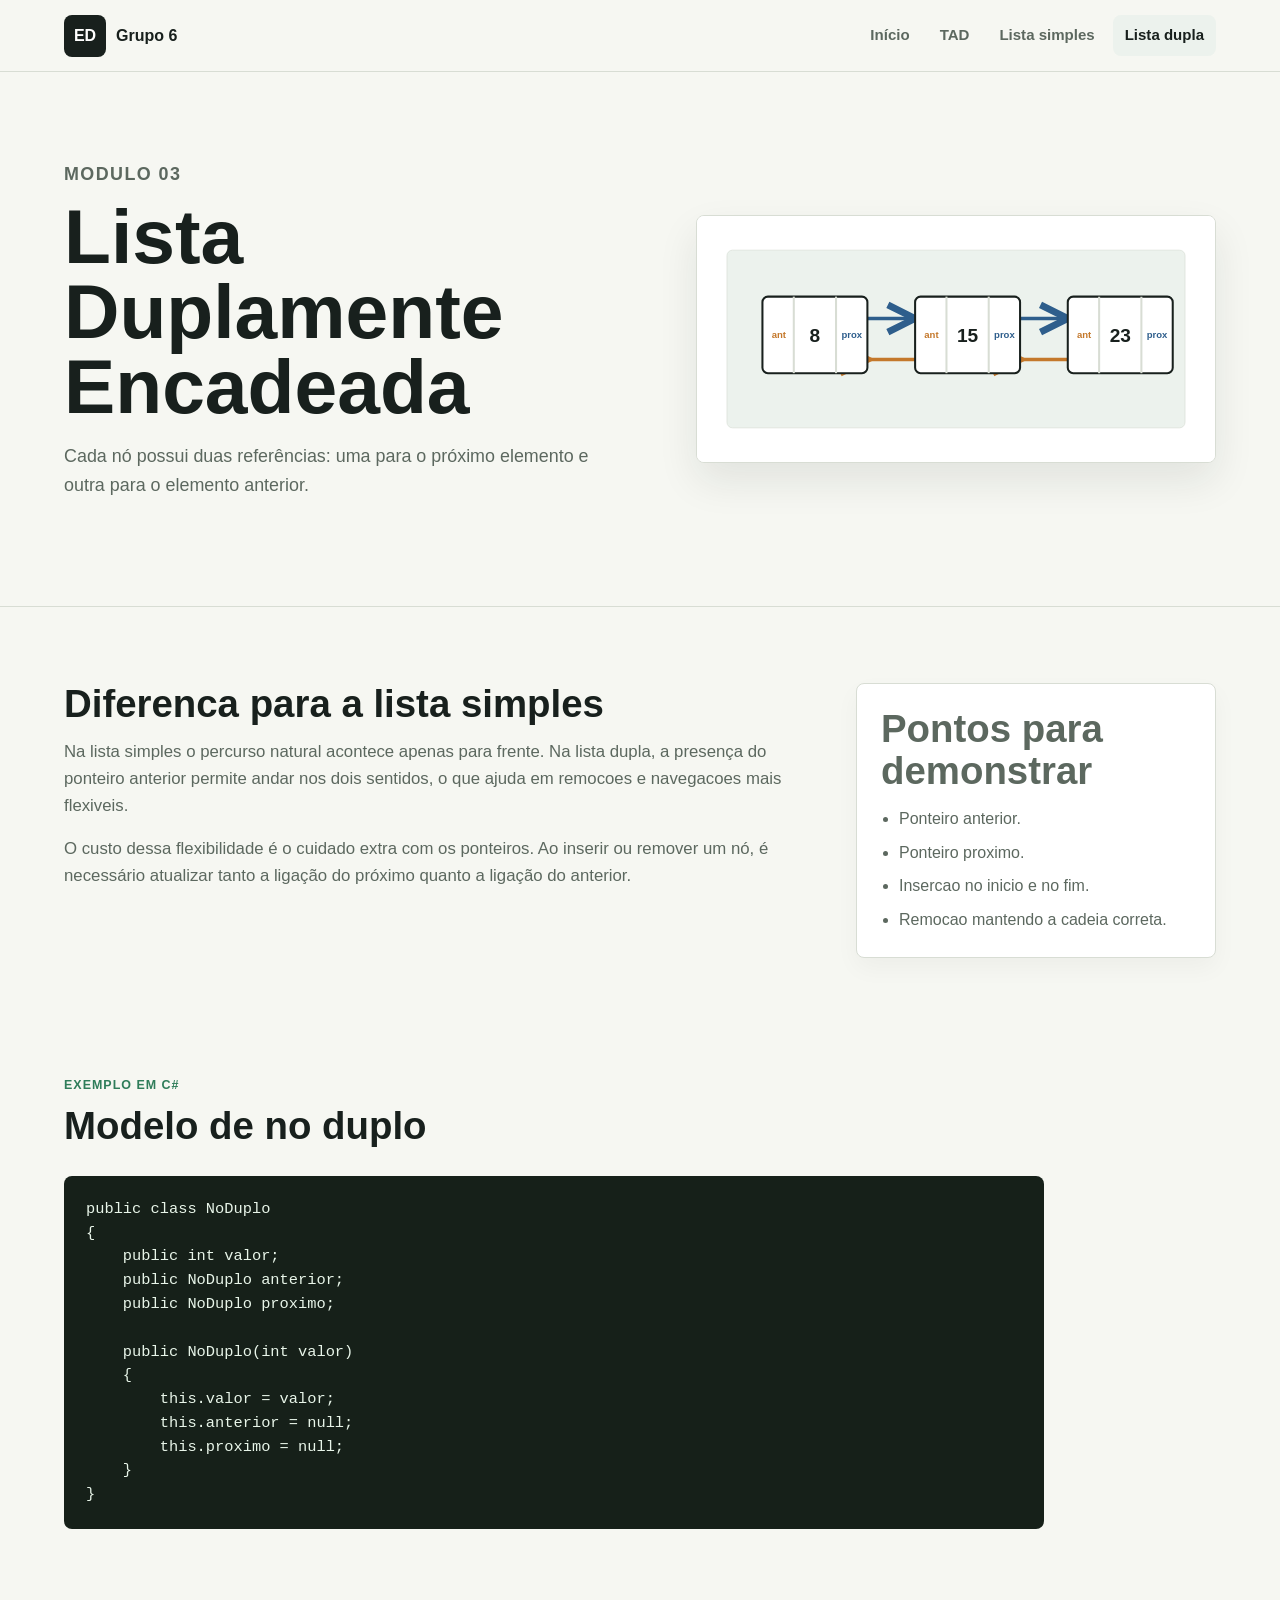
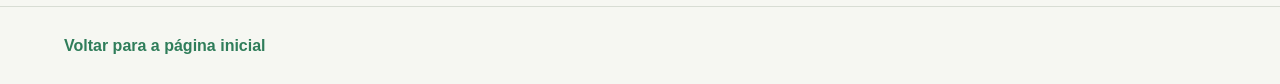
<file: pages/lista-dupla.html>
<!DOCTYPE html>
<html lang="pt-BR">
<head>
  <meta charset="UTF-8">
  <meta name="viewport" content="width=device-width, initial-scale=1.0">
  <title>Lista Duplamente Encadeada | Grupo 6</title>
  <link rel="stylesheet" href="../assets/css/styles.css">
</head>
<body>
  <header class="topbar">
    <a class="brand" href="../index.html" aria-label="Início">
      <span class="brand-mark">ED</span>
      <span>Grupo 6</span>
    </a>

    <nav class="main-nav" aria-label="Navegação principal">
      <a href="../index.html">Início</a>
      <a href="tad.html">TAD</a>
      <a href="lista-simples.html">Lista simples</a>
      <a href="lista-dupla.html" aria-current="page">Lista dupla</a>
    </nav>
  </header>

  <main>
    <section class="page-hero">
      <div>
        <p class="eyebrow">Modulo 03</p>
        <h1>Lista Duplamente Encadeada</h1>
        <p>
          Cada nó possui duas referências: uma para o próximo elemento e outra
          para o elemento anterior.
        </p>
      </div>
      <img src="../assets/img/lista-dupla.svg" alt="Nos com setas para frente e para tras">
    </section>

    <section class="content-layout">
      <article class="article-block">
        <h2>Diferenca para a lista simples</h2>
        <p>
          Na lista simples o percurso natural acontece apenas para frente. Na
          lista dupla, a presença do ponteiro anterior permite andar nos dois
          sentidos, o que ajuda em remocoes e navegacoes mais flexiveis.
        </p>
        <p>
          O custo dessa flexibilidade é o cuidado extra com os ponteiros. Ao
          inserir ou remover um nó, é necessário atualizar tanto a ligação do
          próximo quanto a ligação do anterior.
        </p>
      </article>

      <aside class="side-note">
        <h2>Pontos para demonstrar</h2>
        <ul>
          <li>Ponteiro anterior.</li>
          <li>Ponteiro proximo.</li>
          <li>Insercao no inicio e no fim.</li>
          <li>Remocao mantendo a cadeia correta.</li>
        </ul>
      </aside>
    </section>

    <section class="section compact">
      <div class="section-heading">
        <p class="eyebrow">Exemplo em C#</p>
        <h2>Modelo de no duplo</h2>
      </div>

      <pre class="code-block"><code>public class NoDuplo
{
    public int valor;
    public NoDuplo anterior;
    public NoDuplo proximo;

    public NoDuplo(int valor)
    {
        this.valor = valor;
        this.anterior = null;
        this.proximo = null;
    }
}</code></pre>
    </section>
  </main>

  <footer class="footer">
    <p><a href="../index.html">Voltar para a página inicial</a></p>
  </footer>
</body>
</html>
</file>
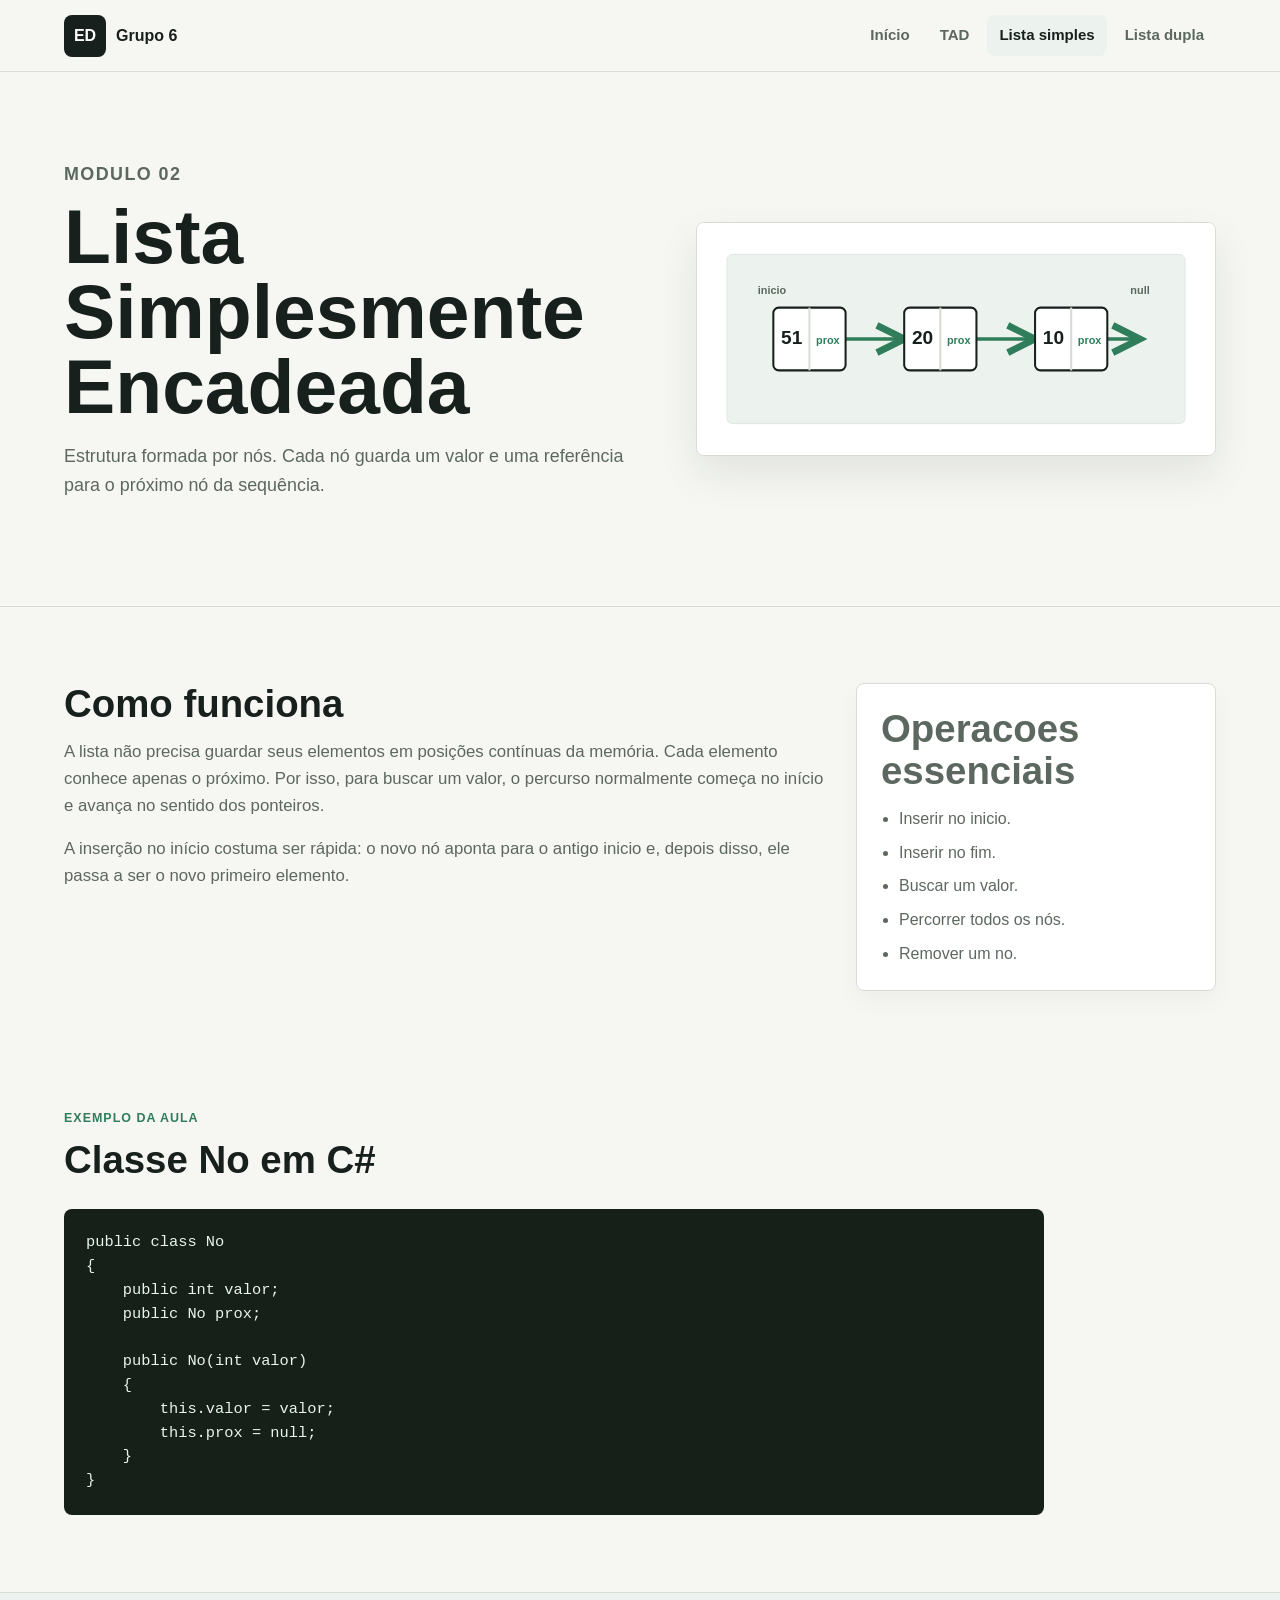
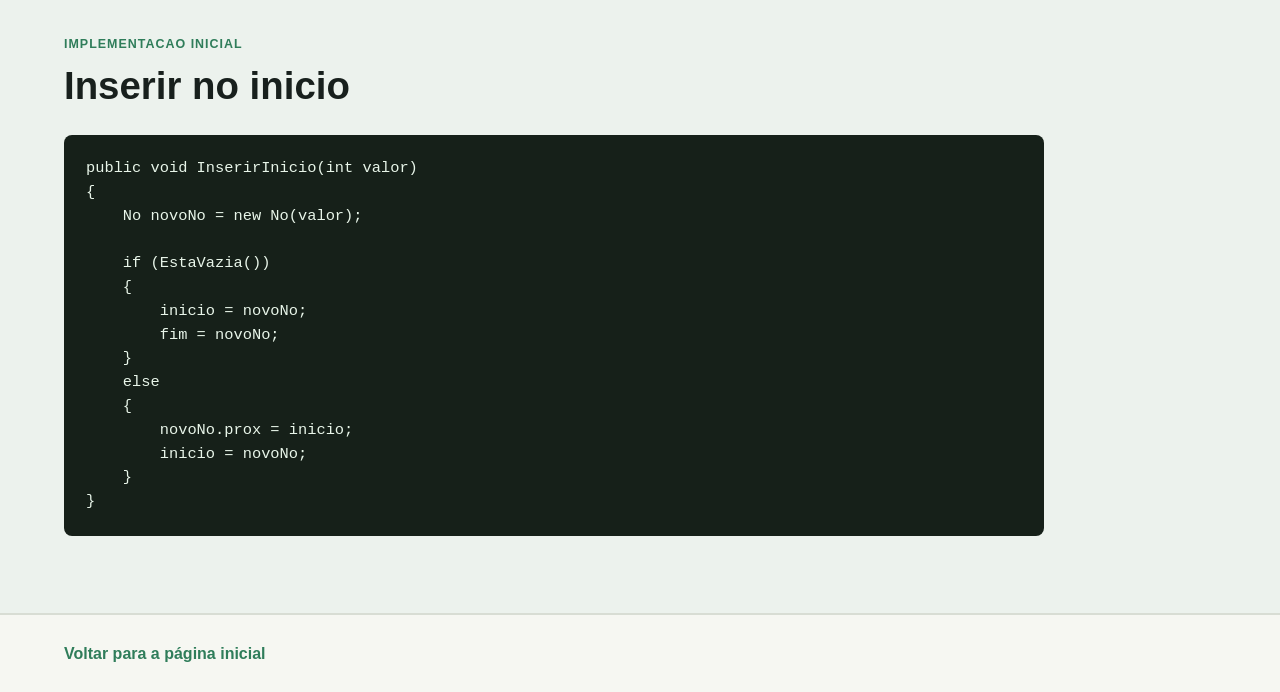
<file: pages/lista-simples.html>
<!DOCTYPE html>
<html lang="pt-BR">
<head>
  <meta charset="UTF-8">
  <meta name="viewport" content="width=device-width, initial-scale=1.0">
  <title>Lista Simplesmente Encadeada | Grupo 6</title>
  <link rel="stylesheet" href="../assets/css/styles.css">
</head>
<body>
  <header class="topbar">
    <a class="brand" href="../index.html" aria-label="Início">
      <span class="brand-mark">ED</span>
      <span>Grupo 6</span>
    </a>

    <nav class="main-nav" aria-label="Navegação principal">
      <a href="../index.html">Início</a>
      <a href="tad.html">TAD</a>
      <a href="lista-simples.html" aria-current="page">Lista simples</a>
      <a href="lista-dupla.html">Lista dupla</a>
    </nav>
  </header>

  <main>
    <section class="page-hero">
      <div>
        <p class="eyebrow">Modulo 02</p>
        <h1>Lista Simplesmente Encadeada</h1>
        <p>
          Estrutura formada por nós. Cada nó guarda um valor e uma referência
          para o próximo nó da sequência.
        </p>
      </div>
      <img src="../assets/img/lista-simples.svg" alt="Tres nos apontando para o proximo elemento">
    </section>

    <section class="content-layout">
      <article class="article-block">
        <h2>Como funciona</h2>
        <p>
          A lista não precisa guardar seus elementos em posições contínuas da
          memória. Cada elemento conhece apenas o próximo. Por isso, para buscar
          um valor, o percurso normalmente começa no início e avança no sentido
          dos ponteiros.
        </p>
        <p>
          A inserção no início costuma ser rápida: o novo nó aponta para o antigo
          inicio e, depois disso, ele passa a ser o novo primeiro elemento.
        </p>
      </article>

      <aside class="side-note">
        <h2>Operacoes essenciais</h2>
        <ul>
          <li>Inserir no inicio.</li>
          <li>Inserir no fim.</li>
          <li>Buscar um valor.</li>
          <li>Percorrer todos os nós.</li>
          <li>Remover um no.</li>
        </ul>
      </aside>
    </section>

    <section class="section compact">
      <div class="section-heading">
        <p class="eyebrow">Exemplo da aula</p>
        <h2>Classe No em C#</h2>
      </div>

      <pre class="code-block"><code>public class No
{
    public int valor;
    public No prox;

    public No(int valor)
    {
        this.valor = valor;
        this.prox = null;
    }
}</code></pre>
    </section>

    <section class="section compact alt-section">
      <div class="section-heading">
        <p class="eyebrow">Implementacao inicial</p>
        <h2>Inserir no inicio</h2>
      </div>

      <pre class="code-block"><code>public void InserirInicio(int valor)
{
    No novoNo = new No(valor);

    if (EstaVazia())
    {
        inicio = novoNo;
        fim = novoNo;
    }
    else
    {
        novoNo.prox = inicio;
        inicio = novoNo;
    }
}</code></pre>
    </section>
  </main>

  <footer class="footer">
    <p><a href="../index.html">Voltar para a página inicial</a></p>
  </footer>
</body>
</html>
</file>
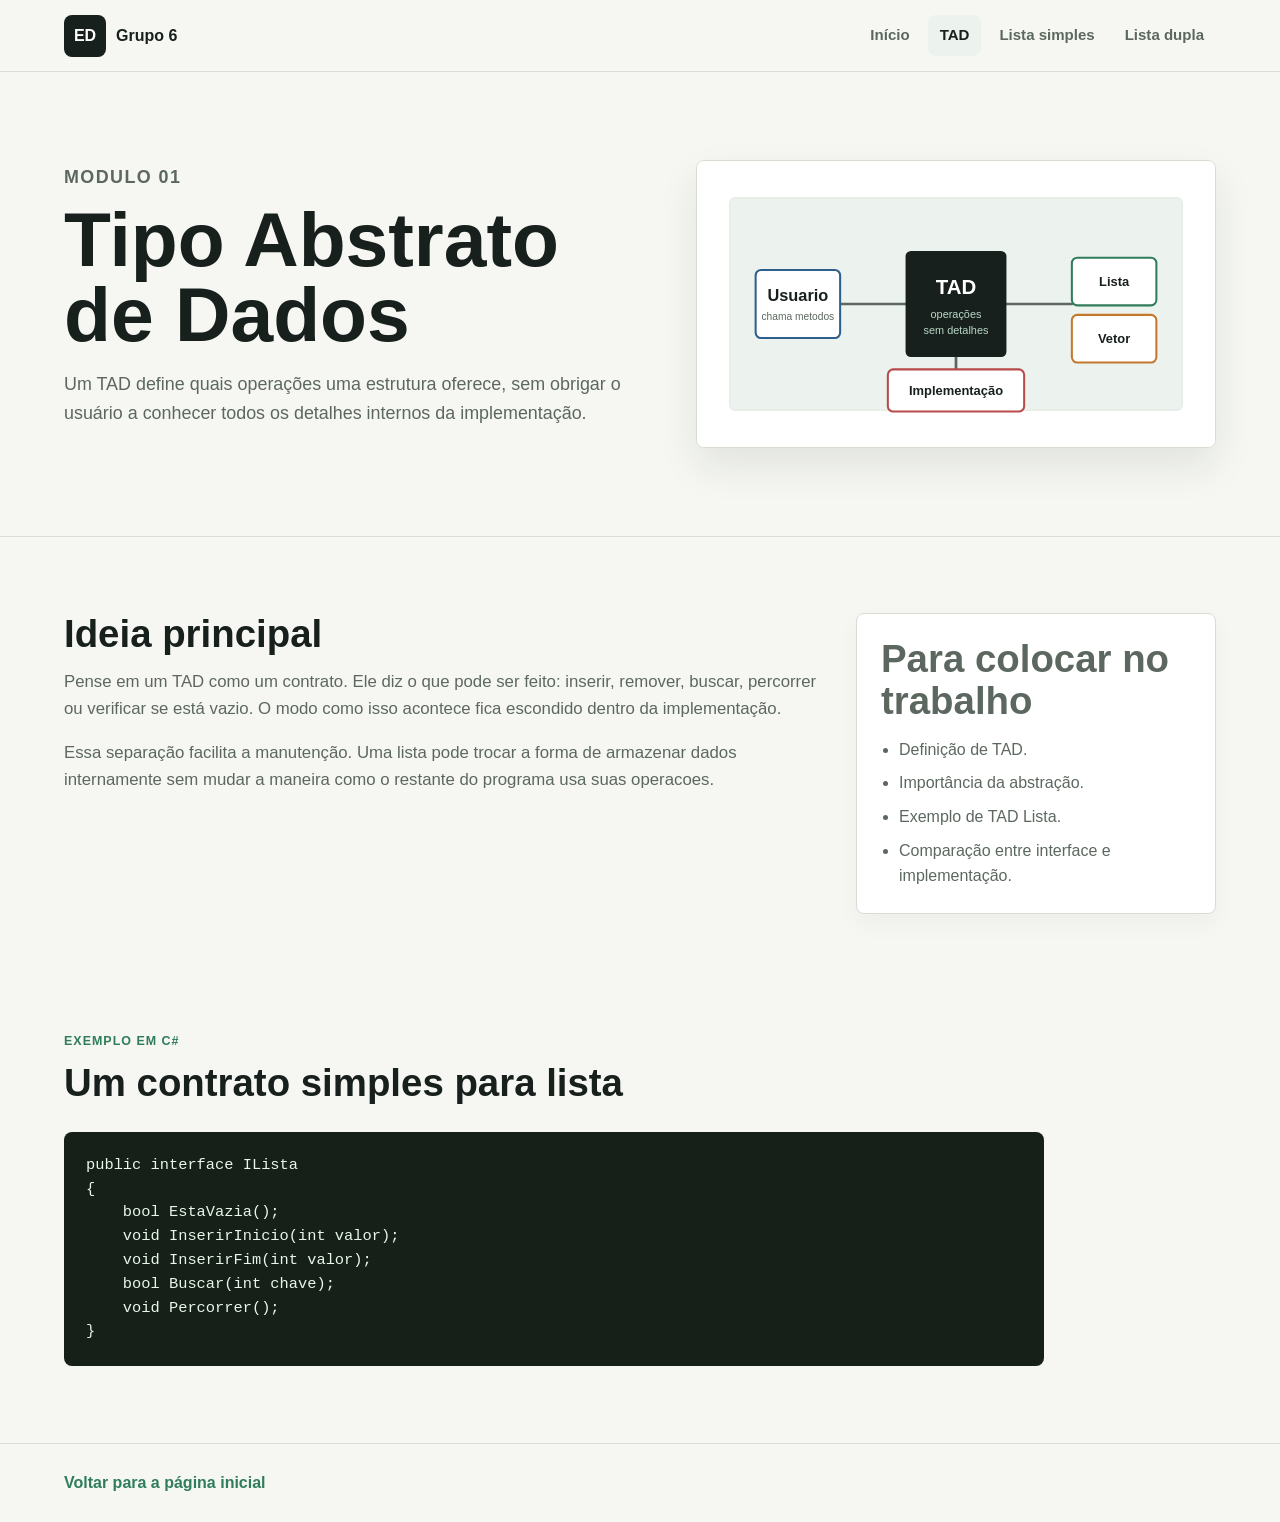
<file: pages/tad.html>
<!DOCTYPE html>
<html lang="pt-BR">
<head>
  <meta charset="UTF-8">
  <meta name="viewport" content="width=device-width, initial-scale=1.0">
  <title>TAD | Grupo 6</title>
  <link rel="stylesheet" href="../assets/css/styles.css">
</head>
<body>
  <header class="topbar">
    <a class="brand" href="../index.html" aria-label="Início">
      <span class="brand-mark">ED</span>
      <span>Grupo 6</span>
    </a>

    <nav class="main-nav" aria-label="Navegação principal">
      <a href="../index.html">Início</a>
      <a href="tad.html" aria-current="page">TAD</a>
      <a href="lista-simples.html">Lista simples</a>
      <a href="lista-dupla.html">Lista dupla</a>
    </nav>
  </header>

  <main>
    <section class="page-hero">
      <div>
        <p class="eyebrow">Modulo 01</p>
        <h1>Tipo Abstrato de Dados</h1>
        <p>
          Um TAD define quais operações uma estrutura oferece, sem obrigar o
          usuário a conhecer todos os detalhes internos da implementação.
        </p>
      </div>
      <img src="../assets/img/tad.svg" alt="Diagrama de tipo abstrato de dados">
    </section>

    <section class="content-layout">
      <article class="article-block">
        <h2>Ideia principal</h2>
        <p>
          Pense em um TAD como um contrato. Ele diz o que pode ser feito:
          inserir, remover, buscar, percorrer ou verificar se está vazio. O modo
          como isso acontece fica escondido dentro da implementação.
        </p>
        <p>
          Essa separação facilita a manutenção. Uma lista pode trocar a forma de
          armazenar dados internamente sem mudar a maneira como o restante do
          programa usa suas operacoes.
        </p>
      </article>

      <aside class="side-note">
        <h2>Para colocar no trabalho</h2>
        <ul>
          <li>Definição de TAD.</li>
          <li>Importância da abstração.</li>
          <li>Exemplo de TAD Lista.</li>
          <li>Comparação entre interface e implementação.</li>
        </ul>
      </aside>
    </section>

    <section class="section compact">
      <div class="section-heading">
        <p class="eyebrow">Exemplo em C#</p>
        <h2>Um contrato simples para lista</h2>
      </div>

      <pre class="code-block"><code>public interface ILista
{
    bool EstaVazia();
    void InserirInicio(int valor);
    void InserirFim(int valor);
    bool Buscar(int chave);
    void Percorrer();
}</code></pre>
    </section>
  </main>

  <footer class="footer">
    <p><a href="../index.html">Voltar para a página inicial</a></p>
  </footer>
</body>
</html>
</file>
<file: assets/css/styles.css>
:root {
  --bg: #f6f7f2;
  --surface: #ffffff;
  --surface-soft: #ecf2ed;
  --text: #18201d;
  --muted: #5c685f;
  --line: #d8ddd4;
  --green: #2f7d5a;
  --blue: #2e5e8c;
  --amber: #c4782b;
  --red: #b84a4a;
  --code-bg: #162019;
  --code-text: #e8f5e9;
  --shadow: 0 18px 40px rgba(25, 36, 31, 0.09);
}

* {
  box-sizing: border-box;
}

body {
  margin: 0;
  background: var(--bg);
  color: var(--text);
  font-family: Arial, Helvetica, sans-serif;
  line-height: 1.6;
}

a {
  color: inherit;
  text-decoration: none;
}

img {
  display: block;
  max-width: 100%;
}

.topbar {
  position: sticky;
  top: 0;
  z-index: 10;
  display: flex;
  align-items: center;
  justify-content: space-between;
  gap: 24px;
  min-height: 72px;
  padding: 14px clamp(18px, 5vw, 72px);
  background: rgba(246, 247, 242, 0.96);
  border-bottom: 1px solid var(--line);
  backdrop-filter: blur(12px);
}

.brand {
  display: inline-flex;
  align-items: center;
  gap: 10px;
  font-weight: 800;
}

.brand-mark {
  display: inline-grid;
  width: 42px;
  height: 42px;
  place-items: center;
  border-radius: 8px;
  background: var(--text);
  color: var(--surface);
  letter-spacing: 0;
}

.main-nav {
  display: flex;
  align-items: center;
  gap: 6px;
  flex-wrap: wrap;
}

.main-nav a {
  min-height: 38px;
  padding: 8px 12px;
  border-radius: 8px;
  color: var(--muted);
  font-size: 0.94rem;
  font-weight: 700;
}

.main-nav a:hover,
.main-nav a[aria-current="page"] {
  background: var(--surface-soft);
  color: var(--text);
}

.intro-band,
.page-hero {
  display: grid;
  grid-template-columns: minmax(0, 1.05fr) minmax(300px, 0.95fr);
  gap: clamp(28px, 5vw, 72px);
  align-items: center;
  padding: clamp(36px, 7vw, 88px) clamp(18px, 5vw, 72px);
  border-bottom: 1px solid var(--line);
}

.intro-copy,
.page-hero > div {
  max-width: 720px;
}

.eyebrow {
  margin: 0 0 10px;
  color: var(--green);
  font-size: 0.78rem;
  font-weight: 800;
  letter-spacing: 0.08em;
  text-transform: uppercase;
}

h1,
h2,
h3,
p {
  margin-top: 0;
}

h1 {
  margin-bottom: 18px;
  font-size: clamp(2.2rem, 6vw, 5.2rem);
  line-height: 0.98;
  letter-spacing: 0;
}

h2 {
  margin-bottom: 14px;
  font-size: clamp(1.7rem, 3vw, 2.7rem);
  line-height: 1.1;
  letter-spacing: 0;
}

h3 {
  margin-bottom: 10px;
  font-size: 1.16rem;
  line-height: 1.25;
}

.intro-copy p,
.page-hero p {
  max-width: 680px;
  color: var(--muted);
  font-size: clamp(1rem, 1.4vw, 1.2rem);
}

.intro-actions {
  display: flex;
  gap: 12px;
  flex-wrap: wrap;
  margin-top: 28px;
}

.button {
  display: inline-flex;
  align-items: center;
  justify-content: center;
  min-height: 46px;
  padding: 12px 18px;
  border: 1px solid transparent;
  border-radius: 8px;
  font-weight: 800;
}

.button.primary {
  background: var(--green);
  color: var(--surface);
}

.button.secondary {
  border-color: var(--line);
  background: var(--surface);
  color: var(--text);
}

.intro-visual,
.page-hero img {
  margin: 0;
  border: 1px solid var(--line);
  border-radius: 8px;
  background: var(--surface);
  box-shadow: var(--shadow);
}

.intro-visual {
  overflow: hidden;
}

.team-strip {
  display: flex;
  align-items: center;
  justify-content: center;
  gap: 16px;
  flex-wrap: wrap;
  padding: 16px clamp(18px, 5vw, 72px);
  background: var(--text);
  color: var(--surface);
}

.team-strip span {
  color: #b7d8c5;
  font-weight: 800;
  text-transform: uppercase;
  letter-spacing: 0.08em;
}

.team-strip strong {
  font-size: 0.95rem;
}

.section {
  padding: clamp(42px, 6vw, 82px) clamp(18px, 5vw, 72px);
}

.alt-section {
  background: var(--surface-soft);
  border-block: 1px solid var(--line);
}

.section.compact {
  padding-top: 42px;
}

.section-heading {
  max-width: 760px;
  margin-bottom: 28px;
}

.section-heading h2 {
  margin-bottom: 0;
}

.feature-grid,
.module-grid {
  display: grid;
  grid-template-columns: repeat(3, minmax(0, 1fr));
  gap: 18px;
}

.feature-card,
.module-card,
.side-note {
  min-height: 210px;
  padding: 24px;
  border: 1px solid var(--line);
  border-radius: 8px;
  background: var(--surface);
  box-shadow: 0 10px 24px rgba(25, 36, 31, 0.04);
}

.card-index,
.module-card span {
  display: inline-block;
  margin-bottom: 28px;
  color: var(--amber);
  font-size: 0.78rem;
  font-weight: 900;
  letter-spacing: 0.08em;
  text-transform: uppercase;
}

.feature-card p,
.module-card p,
.article-block p,
.side-note,
.roadmap {
  color: var(--muted);
}

.module-card {
  transition: transform 160ms ease, border-color 160ms ease;
}

.module-card:hover {
  transform: translateY(-3px);
  border-color: var(--green);
}

.roadmap {
  display: grid;
  gap: 14px;
  max-width: 900px;
  margin: 0;
  padding-left: 22px;
}

.roadmap li {
  padding-left: 8px;
}

.roadmap strong {
  color: var(--text);
}

.page-hero {
  grid-template-columns: minmax(0, 1fr) minmax(280px, 520px);
}

.page-hero img {
  width: 100%;
}

.content-layout {
  display: grid;
  grid-template-columns: minmax(0, 1fr) minmax(260px, 360px);
  gap: 28px;
  padding: clamp(38px, 6vw, 76px) clamp(18px, 5vw, 72px);
}

.article-block {
  max-width: 880px;
}

.article-block p {
  font-size: 1.05rem;
}

.side-note {
  min-height: 0;
}

.side-note ul {
  margin: 0;
  padding-left: 18px;
}

.side-note li + li {
  margin-top: 8px;
}

.code-block {
  max-width: 980px;
  margin: 0;
  overflow-x: auto;
  padding: 22px;
  border-radius: 8px;
  background: var(--code-bg);
  color: var(--code-text);
  font-size: 0.96rem;
  line-height: 1.55;
}

.footer {
  padding: 26px clamp(18px, 5vw, 72px);
  border-top: 1px solid var(--line);
  color: var(--muted);
}

.footer p {
  margin: 0;
}

.footer a {
  color: var(--green);
  font-weight: 800;
}

/* ===== Navegação interna por âncoras ===== */
.anchor-nav {
  display: flex;
  align-items: center;
  gap: 8px;
  flex-wrap: wrap;
  padding: 12px clamp(18px, 5vw, 72px);
  background: var(--surface);
  border-bottom: 1px solid var(--line);
}

.anchor-nav-label {
  color: var(--muted);
  font-size: 0.82rem;
  font-weight: 700;
  letter-spacing: 0.06em;
  text-transform: uppercase;
  margin-right: 4px;
}

.anchor-nav a {
  padding: 6px 14px;
  border-radius: 20px;
  border: 1px solid var(--line);
  color: var(--muted);
  font-size: 0.87rem;
  font-weight: 700;
}

.anchor-nav a:hover {
  border-color: var(--green);
  color: var(--green);
  background: var(--surface-soft);
}

/* ===== Layout das seções de estrutura ===== */
.structure-layout {
  display: grid;
  grid-template-columns: minmax(0, 1.1fr) minmax(260px, 0.9fr);
  gap: clamp(24px, 4vw, 56px);
  align-items: start;
  margin-bottom: 28px;
}

.structure-text p {
  font-size: 1.05rem;
  color: var(--muted);
  margin-bottom: 16px;
}

.structure-text code {
  font-family: 'Courier New', Courier, monospace;
  font-size: 0.91em;
  padding: 2px 6px;
  border-radius: 4px;
  background: var(--surface-soft);
  color: var(--green);
}

/* ===== Blockquote ===== */
blockquote {
  margin: 16px 0 20px;
  padding: 16px 20px 16px 24px;
  border-left: 4px solid var(--green);
  border-radius: 0 6px 6px 0;
  background: var(--surface-soft);
  color: var(--text);
  font-size: 1.02rem;
  font-style: italic;
  line-height: 1.65;
}

/* ===== Figure / Figcaption ===== */
.structure-figure {
  margin: 0;
  border: 1px solid var(--line);
  border-radius: 8px;
  background: var(--surface);
  overflow: hidden;
  box-shadow: var(--shadow);
}

.structure-figure img,
.structure-figure video {
  width: 100%;
  display: block;
}

figcaption {
  padding: 10px 14px;
  border-top: 1px solid var(--line);
  color: var(--muted);
  font-size: 0.84rem;
  line-height: 1.45;
}

/* ===== Vídeo base ===== */
video {
  max-width: 100%;
  display: block;
}

/* ===== Blocos de código expandíveis (details/summary) ===== */
.code-examples {
  display: flex;
  flex-direction: column;
  gap: 10px;
}

details {
  border: 1px solid var(--line);
  border-radius: 8px;
  overflow: hidden;
}

summary {
  display: flex;
  align-items: center;
  gap: 10px;
  padding: 14px 18px;
  background: var(--surface);
  color: var(--text);
  font-weight: 700;
  font-size: 0.94rem;
  cursor: pointer;
  user-select: none;
  list-style: none;
}

summary::-webkit-details-marker {
  display: none;
}

summary::before {
  content: '\25B6';
  display: inline-block;
  font-size: 0.68em;
  color: var(--green);
  transition: transform 200ms ease;
  flex-shrink: 0;
}

details[open] > summary::before {
  transform: rotate(90deg);
}

details[open] > summary {
  border-bottom: 1px solid var(--line);
}

details .code-block {
  border-radius: 0;
  margin: 0;
  max-width: 100%;
}

/* ===== Responsivo ===== */
@media (max-width: 900px) {
  .intro-band,
  .page-hero,
  .content-layout,
  .feature-grid,
  .module-grid,
  .structure-layout {
    grid-template-columns: 1fr;
  }

  .topbar {
    align-items: flex-start;
    flex-direction: column;
  }

  h1 {
    font-size: clamp(2.2rem, 13vw, 4.1rem);
  }
}

@media (max-width: 560px) {
  .main-nav {
    width: 100%;
  }

  .main-nav a {
    flex: 1 1 130px;
    text-align: center;
  }

  .intro-actions .button {
    width: 100%;
  }

  .team-strip {
    align-items: flex-start;
    flex-direction: column;
  }

  .anchor-nav {
    gap: 6px;
  }

  .anchor-nav a {
    flex: 1 1 auto;
    text-align: center;
  }
}
</file>
